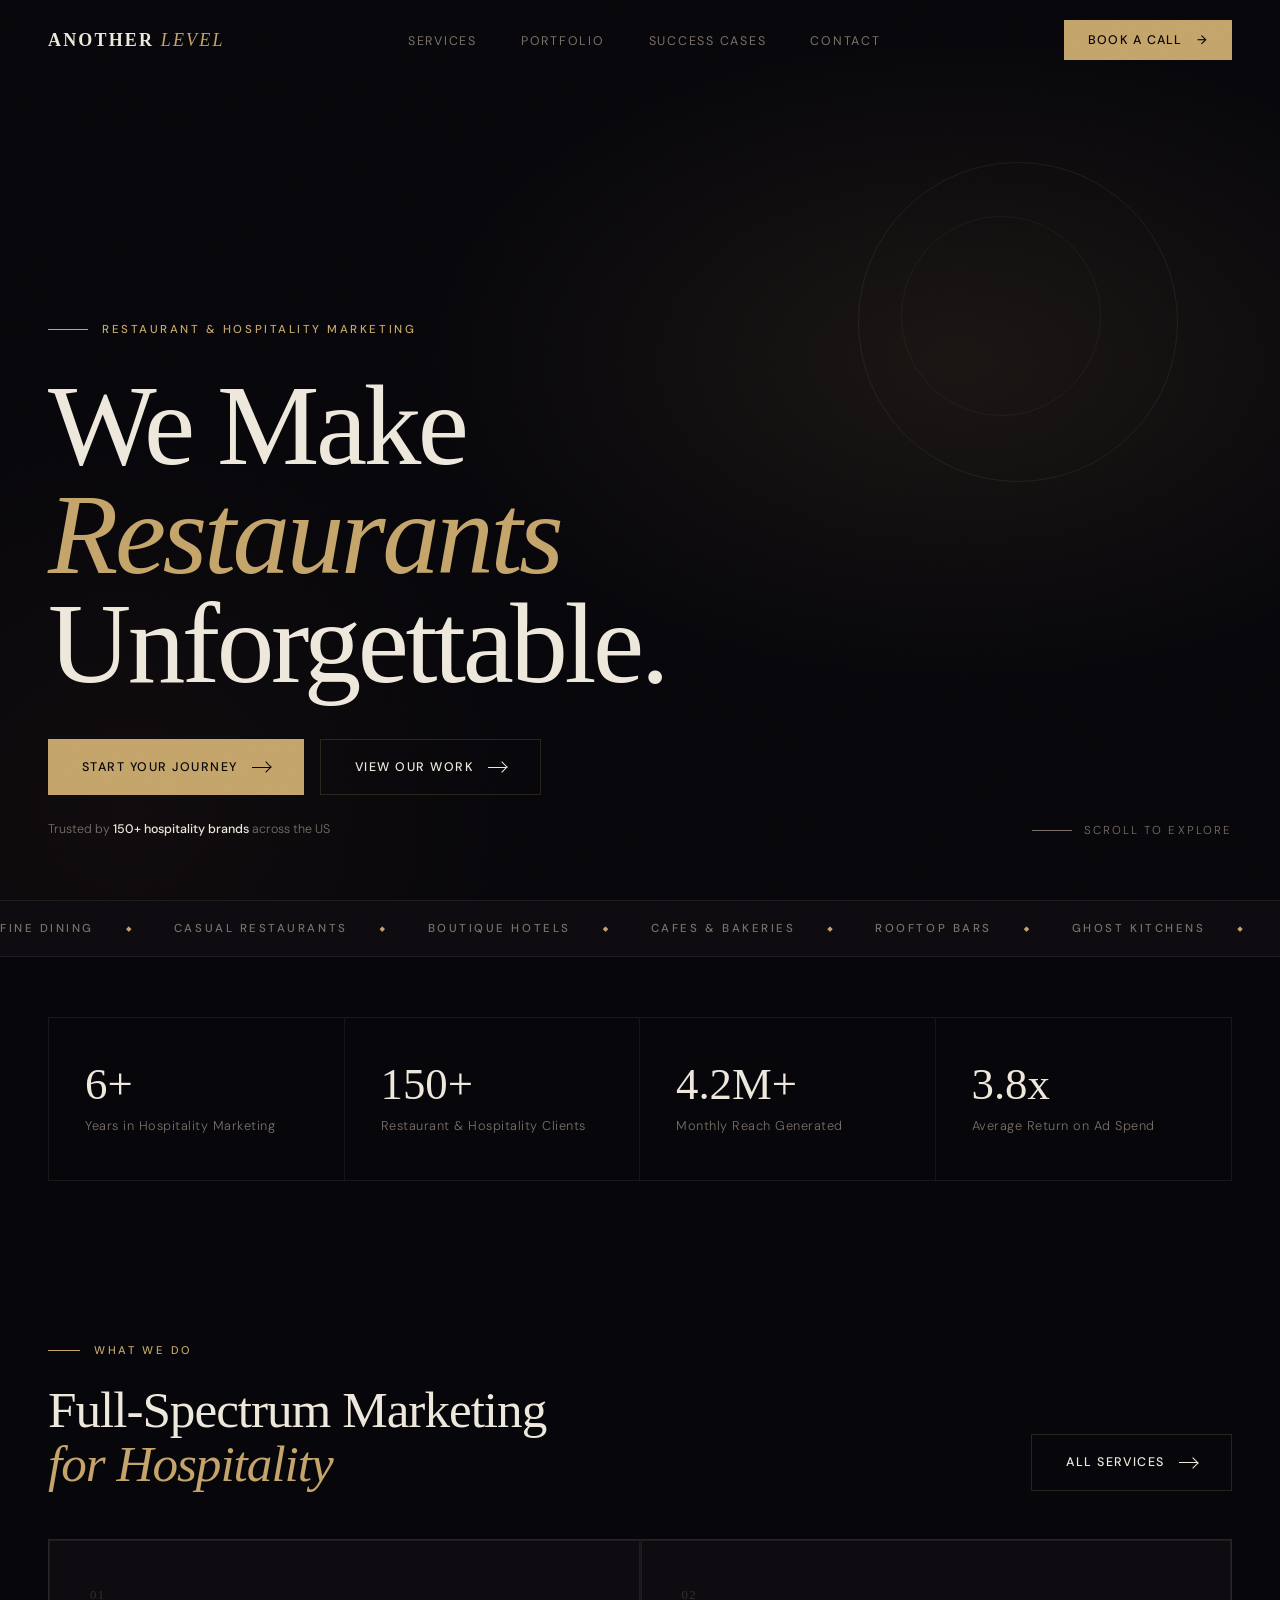
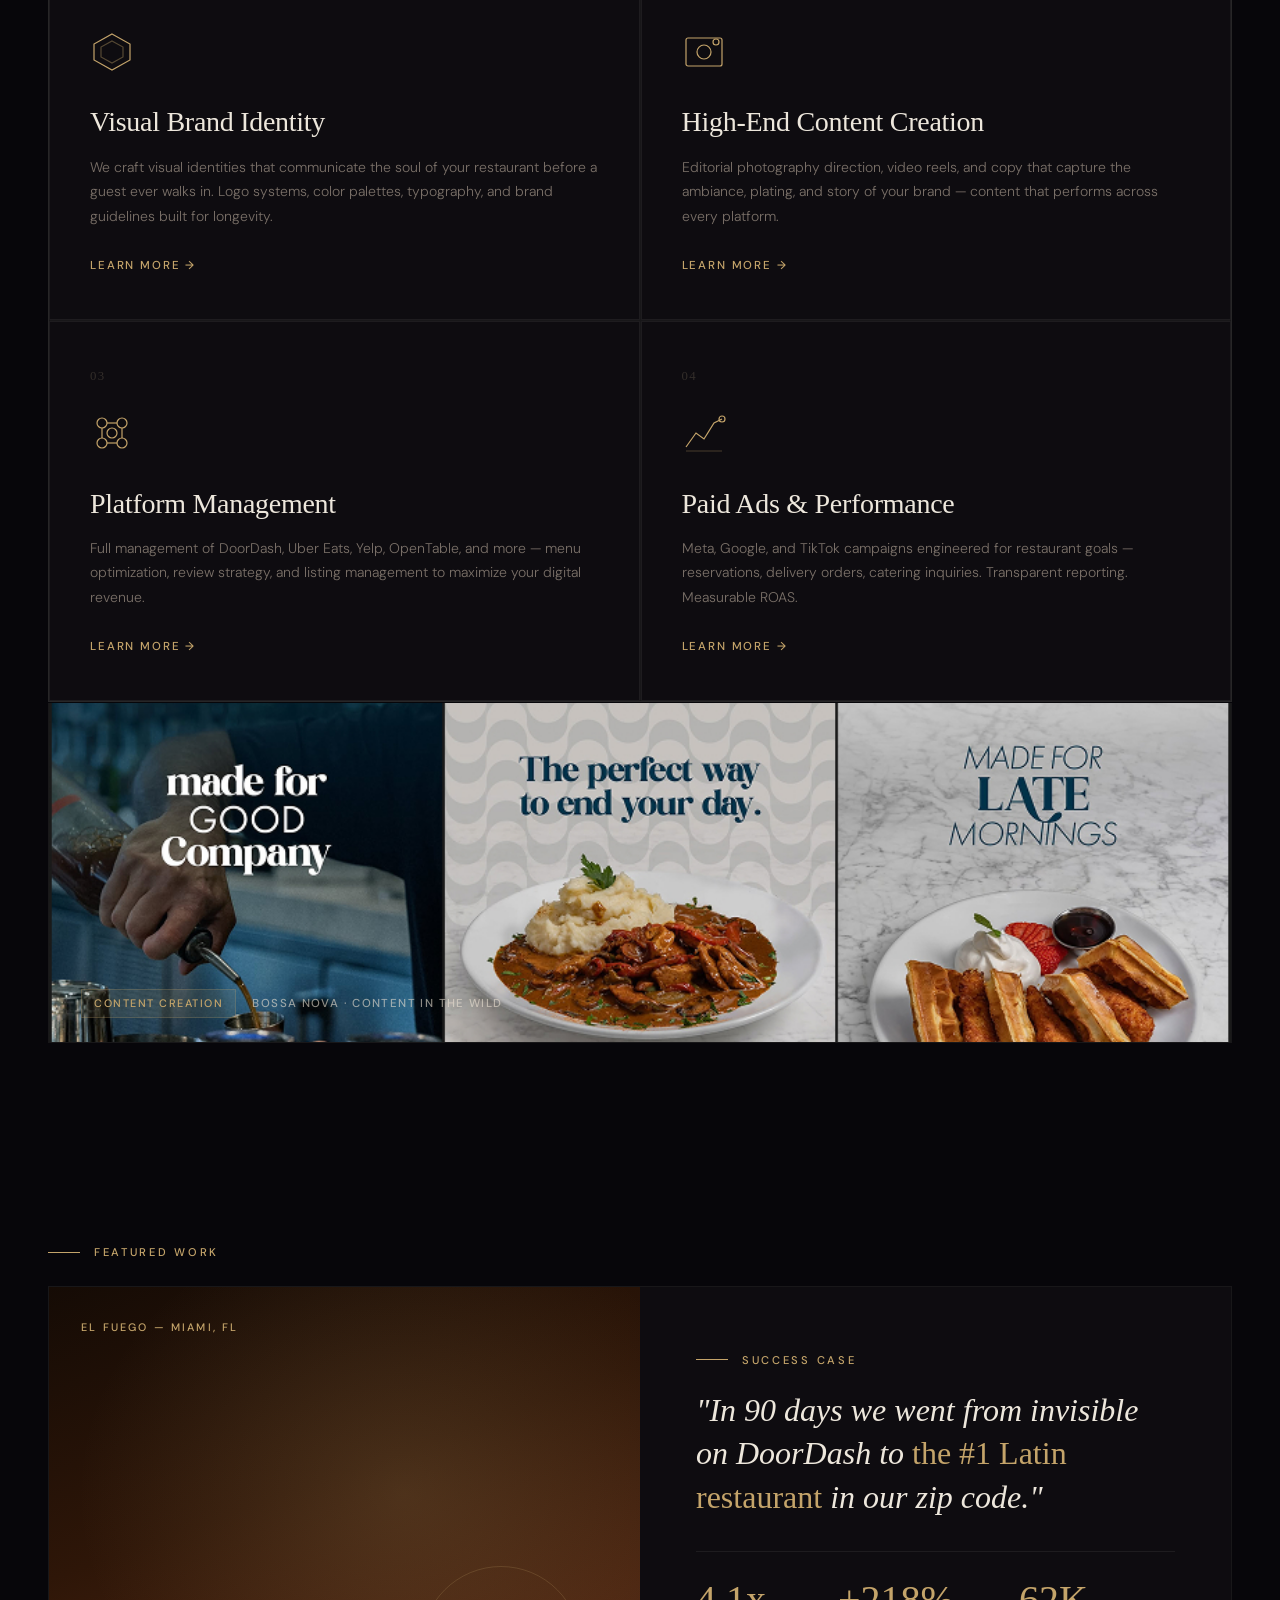
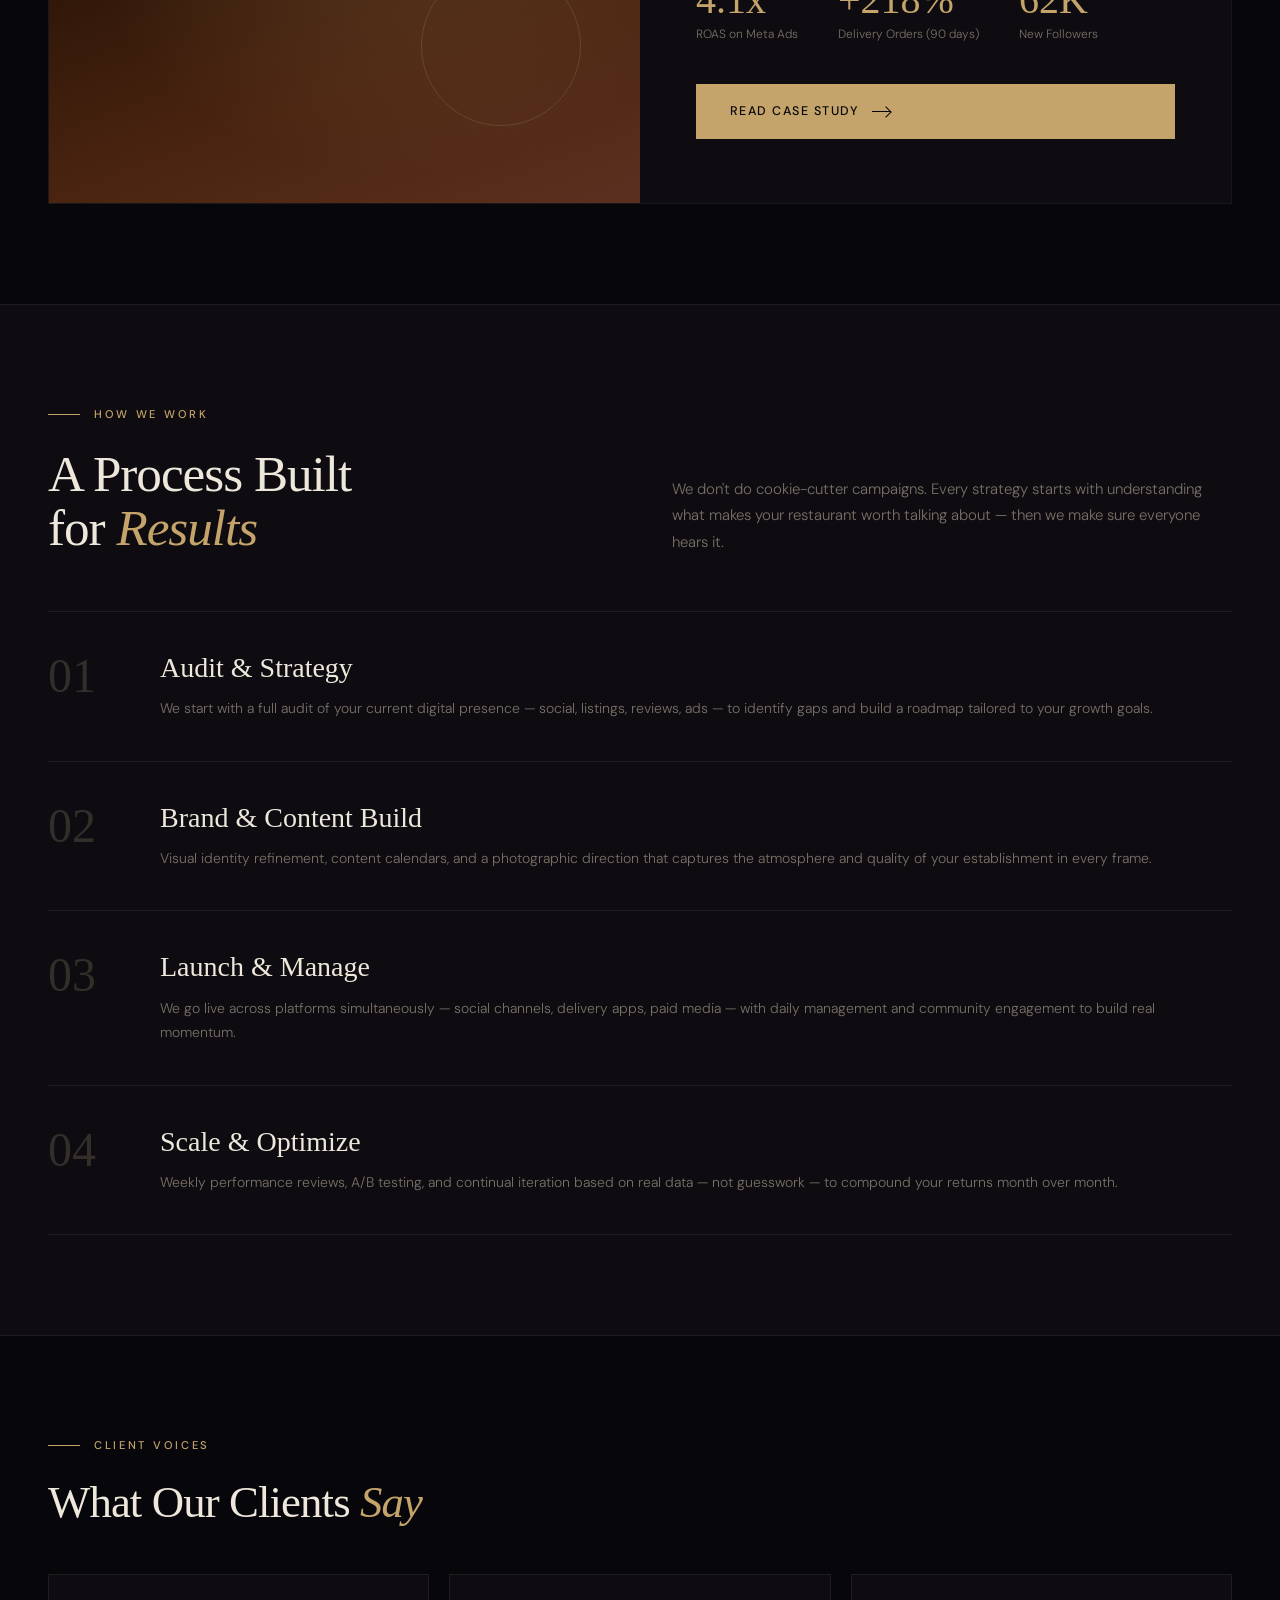
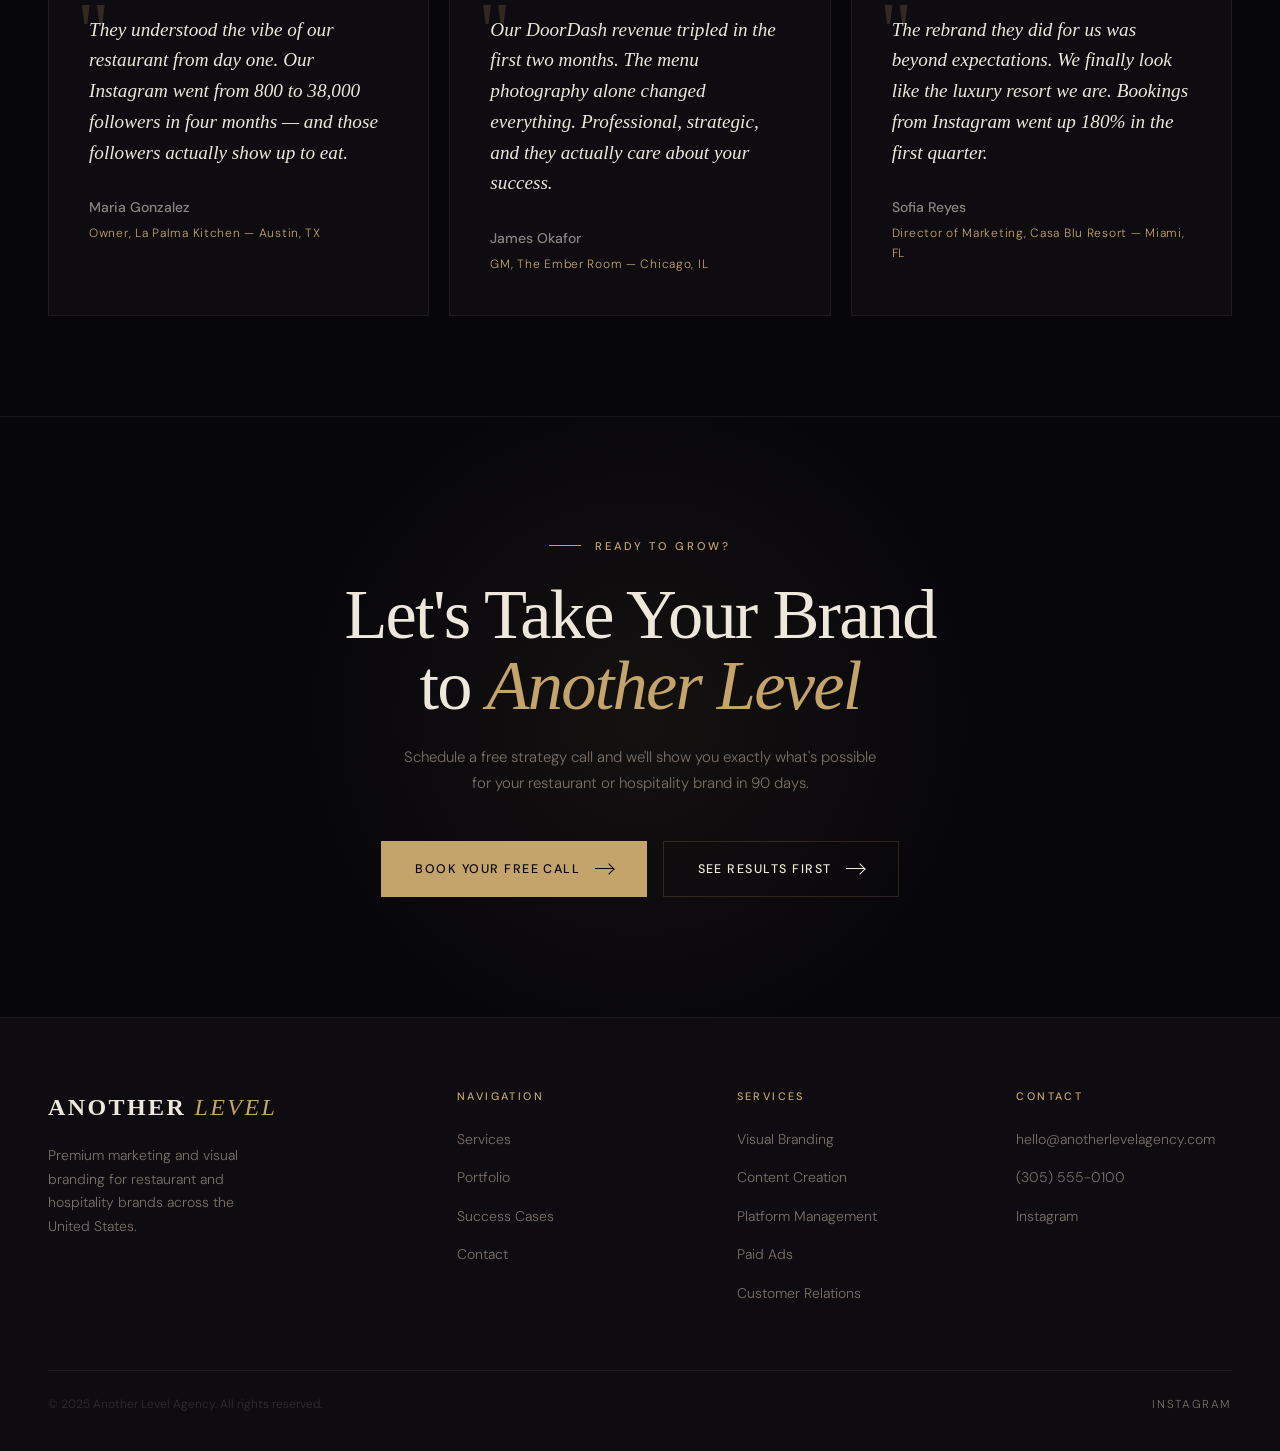
<file: index.html>
<!DOCTYPE html>
<html lang="en">
<head>
  <meta charset="UTF-8" />
  <meta name="viewport" content="width=device-width, initial-scale=1.0" />
  <title>Another Level Agency — Restaurant &amp; Hospitality Marketing</title>
  <meta name="description" content="Performance marketing and visual branding for restaurant and hospitality brands in the US. We help great food find its audience." />
  <link rel="stylesheet" href="styles.css" />
  <style>
    /* ─── Hero ─── */
    .hero {
      min-height: 100svh;
      display: flex;
      flex-direction: column;
      justify-content: flex-end;
      padding-bottom: 60px;
      padding-top: var(--nav-height);
      position: relative;
      overflow: hidden;
    }
    .hero__bg {
      position: absolute;
      inset: 0;
      background:
        radial-gradient(ellipse 70% 60% at 75% 40%, rgba(196,164,106,0.10) 0%, transparent 60%),
        radial-gradient(ellipse 50% 70% at 10% 90%, rgba(139,90,60,0.07) 0%, transparent 60%),
        var(--bg);
    }
    /* Decorative geometric lines */
    .hero__bg::before {
      content: '';
      position: absolute;
      top: 18%; right: 8%;
      width: 320px; height: 320px;
      border: 1px solid rgba(196,164,106,0.10);
      border-radius: 50%;
    }
    .hero__bg::after {
      content: '';
      position: absolute;
      top: 24%; right: 14%;
      width: 200px; height: 200px;
      border: 1px solid rgba(196,164,106,0.07);
      border-radius: 50%;
    }
    .hero__content {
      position: relative;
      z-index: 1;
      max-width: 1320px;
      margin: 0 auto;
      padding: 0 48px;
      width: 100%;
    }
    .hero__eyebrow {
      display: flex;
      align-items: center;
      gap: 0.875rem;
      margin-bottom: 2rem;
    }
    .hero__eyebrow-line { width: 2.5rem; height: 1px; background: var(--gold); }
    .hero__eyebrow-text {
      font-size: 0.72rem;
      font-weight: 500;
      letter-spacing: 0.22em;
      text-transform: uppercase;
      color: var(--gold);
    }
    .hero__title {
      font-family: var(--font-display);
      font-size: clamp(3.5rem, 9vw, 9.5rem);
      font-weight: 400;
      line-height: 0.95;
      letter-spacing: -0.03em;
      margin-bottom: 2.5rem;
      max-width: 1000px;
    }
    .hero__title em {
      font-style: italic;
      font-weight: 300;
      color: var(--gold);
    }
    .hero__footer {
      display: flex;
      align-items: flex-end;
      justify-content: space-between;
      gap: 2rem;
      flex-wrap: wrap;
    }
    .hero__ctas { display: flex; gap: 1rem; flex-wrap: wrap; }
    .hero__scroll {
      display: flex;
      align-items: center;
      gap: 0.75rem;
      font-size: 0.72rem;
      letter-spacing: 0.18em;
      text-transform: uppercase;
      color: var(--muted);
    }
    .hero__scroll-line {
      width: 40px; height: 1px;
      background: var(--muted);
      animation: scrollPulse 2s ease-in-out infinite;
    }
    @keyframes scrollPulse {
      0%, 100% { width: 40px; opacity: 1; }
      50%       { width: 60px; opacity: 0.4; }
    }
    .hero__trust {
      font-size: 0.78rem;
      color: var(--muted);
    }
    .hero__trust strong {
      color: var(--cream);
      font-weight: 500;
    }

    /* ─── Services Grid ─── */
    .services-grid {
      display: grid;
      grid-template-columns: repeat(2, 1fr);
      gap: 1px;
      background: var(--border);
      border: 1px solid var(--border);
    }

    /* ─── Content Showcase Strip ─── */
    .content-strip {
      margin-top: 1px;
      border: 1px solid var(--border);
      border-top: none;
      position: relative;
      overflow: hidden;
      height: 340px;
    }
    .content-strip img {
      width: 100%;
      height: 100%;
      object-fit: cover;
      object-position: center 30%;
      display: block;
      transition: transform 0.8s var(--ease-expo);
    }
    .content-strip:hover img { transform: scale(1.03); }
    .content-strip__label {
      position: absolute;
      bottom: 1.5rem;
      left: 2rem;
      display: flex;
      align-items: center;
      gap: 1rem;
    }
    .content-strip__label .tag { margin-bottom: 0; }
    .content-strip__client {
      font-size: 0.72rem;
      font-weight: 500;
      letter-spacing: 0.12em;
      text-transform: uppercase;
      color: rgba(235,225,210,0.6);
    }

    /* ─── Case Study Teaser ─── */
    .case-teaser {
      display: grid;
      grid-template-columns: 1fr 1fr;
      gap: 0;
      border: 1px solid var(--border);
      overflow: hidden;
    }
    .case-teaser__visual {
      background: linear-gradient(160deg, #150B05 0%, #2E1608 40%, #4A2410 70%, #5C3020 100%);
      min-height: 480px;
      position: relative;
      overflow: hidden;
    }
    .case-teaser__visual::before {
      content: '';
      position: absolute;
      inset: 0;
      background: radial-gradient(ellipse at 60% 40%, rgba(196,164,106,0.18) 0%, transparent 65%);
    }
    .case-teaser__visual::after {
      content: '';
      position: absolute;
      bottom: 15%; right: 10%;
      width: 160px; height: 160px;
      border: 1px solid rgba(196,164,106,0.2);
      border-radius: 50%;
    }
    .case-teaser__visual-label {
      position: absolute;
      top: 2rem; left: 2rem;
      font-size: 0.68rem;
      font-weight: 500;
      letter-spacing: 0.2em;
      text-transform: uppercase;
      color: var(--gold);
    }
    .case-teaser__body {
      padding: 4rem 3.5rem;
      background: var(--surface);
      display: flex;
      flex-direction: column;
      justify-content: center;
    }
    .case-teaser__quote {
      font-family: var(--font-display);
      font-size: clamp(1.5rem, 2.5vw, 2.25rem);
      font-style: italic;
      font-weight: 300;
      line-height: 1.35;
      margin-bottom: 2rem;
    }
    .case-teaser__quote em { font-style: normal; color: var(--gold); }
    .case-teaser__metrics {
      display: flex;
      gap: 2.5rem;
      margin-bottom: 2.5rem;
      padding-top: 1.75rem;
      border-top: 1px solid var(--border);
    }
    .case-teaser__metric-val {
      font-family: var(--font-display);
      font-size: 2.5rem;
      font-weight: 500;
      color: var(--gold);
      line-height: 1;
    }
    .case-teaser__metric-lbl {
      font-size: 0.75rem;
      color: var(--muted);
      margin-top: 0.3rem;
    }

    /* ─── Approach ─── */
    .approach-header {
      display: grid;
      grid-template-columns: 1fr 1fr;
      gap: 4rem;
      align-items: end;
      margin-bottom: 3.5rem;
    }
    .approach-title {
      font-family: var(--font-display);
      font-size: clamp(2.25rem, 4vw, 4rem);
      font-weight: 400;
      line-height: 1.05;
      letter-spacing: -0.02em;
    }
    .approach-title em { font-style: italic; color: var(--gold); }
    .approach-sub { font-size: 0.9375rem; color: var(--muted); line-height: 1.75; }

    /* ─── Testimonials Grid ─── */
    .testimonials-grid {
      display: grid;
      grid-template-columns: repeat(3, 1fr);
      gap: 1.25rem;
    }

    /* ─── Responsive ─── */
    @media (max-width: 1024px) {
      .case-teaser { grid-template-columns: 1fr; }
      .case-teaser__visual { min-height: 300px; }
      .approach-header { grid-template-columns: 1fr; gap: 1.5rem; }
      .testimonials-grid { grid-template-columns: 1fr 1fr; }
    }
    @media (max-width: 768px) {
      .hero__content { padding: 0 20px; }
      .services-grid { grid-template-columns: 1fr; }
      .testimonials-grid { grid-template-columns: 1fr; }
      .hero__scroll { display: none; }
      .case-teaser__body { padding: 2.5rem 1.75rem; }
    }
  </style>
</head>
<body>

<!-- ─── Navigation ─── -->
<nav class="nav">
  <div class="nav__inner">
    <a href="index.html" class="nav__logo">Another <em>Level</em></a>
    <ul class="nav__links">
      <li><a href="services.html">Services</a></li>
      <li><a href="portfolio.html">Portfolio</a></li>
      <li><a href="success-cases.html">Success Cases</a></li>
      <li><a href="contact.html">Contact</a></li>
    </ul>
    <a href="contact.html" class="nav__cta">Book a Call <span style="margin-left:0.25rem">→</span></a>
    <button class="nav__toggle" aria-label="Menu">
      <span></span><span></span><span></span>
    </button>
  </div>
</nav>

<!-- ─── Mobile Nav ─── -->
<div class="mobile-nav">
  <a href="index.html">Home</a>
  <a href="services.html">Services</a>
  <a href="portfolio.html">Portfolio</a>
  <a href="success-cases.html">Success Cases</a>
  <a href="contact.html">Contact</a>
  <a href="contact.html" class="mobile-nav__cta btn">Book a Call</a>
</div>

<!-- ─── Hero ─── -->
<section class="hero">
  <div class="hero__bg"></div>
  <div class="hero__content">
    <div class="hero__eyebrow">
      <span class="hero__eyebrow-line"></span>
      <span class="hero__eyebrow-text">Restaurant &amp; Hospitality Marketing</span>
    </div>
    <h1 class="hero__title">
      We Make<br>
      <em>Restaurants</em><br>
      Unforgettable.
    </h1>
    <div class="hero__footer">
      <div>
        <div class="hero__ctas">
          <a href="contact.html" class="btn btn--primary">
            Start Your Journey
            <span class="btn__arrow"></span>
          </a>
          <a href="portfolio.html" class="btn btn--outline">
            View Our Work
            <span class="btn__arrow"></span>
          </a>
        </div>
        <p class="hero__trust" style="margin-top:1.5rem;">
          Trusted by <strong>150+ hospitality brands</strong> across the US
        </p>
      </div>
      <div class="hero__scroll">
        <span class="hero__scroll-line"></span>
        Scroll to explore
      </div>
    </div>
  </div>
</section>

<!-- ─── Marquee ─── -->
<div class="marquee-wrapper">
  <div class="marquee-track">
    <span class="marquee-item">Fine Dining</span>
    <span class="marquee-item">Casual Restaurants</span>
    <span class="marquee-item">Boutique Hotels</span>
    <span class="marquee-item">Cafes &amp; Bakeries</span>
    <span class="marquee-item">Rooftop Bars</span>
    <span class="marquee-item">Ghost Kitchens</span>
    <span class="marquee-item">Resorts</span>
    <span class="marquee-item">Food Trucks</span>
    <span class="marquee-item">Fine Dining</span>
    <span class="marquee-item">Casual Restaurants</span>
    <span class="marquee-item">Boutique Hotels</span>
    <span class="marquee-item">Cafes &amp; Bakeries</span>
    <span class="marquee-item">Rooftop Bars</span>
    <span class="marquee-item">Ghost Kitchens</span>
    <span class="marquee-item">Resorts</span>
    <span class="marquee-item">Food Trucks</span>
  </div>
</div>

<!-- ─── Stats ─── -->
<section class="section--sm">
  <div class="container">
    <div class="stats-grid reveal">
      <div class="stat-item">
        <div class="stat-item__number">
          <span data-counter data-target="6" data-suffix="+">6+</span>
        </div>
        <div class="stat-item__label">Years in Hospitality Marketing</div>
      </div>
      <div class="stat-item">
        <div class="stat-item__number">
          <span data-counter data-target="150" data-suffix="+">150+</span>
        </div>
        <div class="stat-item__label">Restaurant &amp; Hospitality Clients</div>
      </div>
      <div class="stat-item">
        <div class="stat-item__number">
          <span data-counter data-target="4.2" data-suffix="M+" data-decimals="1">4.2M+</span>
        </div>
        <div class="stat-item__label">Monthly Reach Generated</div>
      </div>
      <div class="stat-item">
        <div class="stat-item__number">
          <span data-counter data-target="3.8" data-suffix="x" data-decimals="1">3.8x</span>
        </div>
        <div class="stat-item__label">Average Return on Ad Spend</div>
      </div>
    </div>
  </div>
</section>

<!-- ─── Services ─── -->
<section class="section">
  <div class="container">
    <div style="display:flex; align-items:flex-end; justify-content:space-between; margin-bottom:3rem; gap:2rem; flex-wrap:wrap;">
      <div>
        <p class="section-label reveal">What We Do</p>
        <h2 class="reveal" style="font-family:var(--font-display); font-size:clamp(2rem,4vw,4rem); font-weight:400; line-height:1.05; letter-spacing:-0.02em; max-width:520px;">
          Full-Spectrum Marketing <em style="font-style:italic; color:var(--gold);">for Hospitality</em>
        </h2>
      </div>
      <a href="services.html" class="btn btn--outline reveal">
        All Services
        <span class="btn__arrow"></span>
      </a>
    </div>

    <div class="services-grid">
      <!-- Card 1 -->
      <div class="service-card reveal">
        <div class="service-card__num">01</div>
        <svg class="service-card__icon" viewBox="0 0 44 44" fill="none" stroke="currentColor" stroke-width="1.2">
          <polygon points="22,4 40,14 40,30 22,40 4,30 4,14" />
          <polygon points="22,11 33,17 33,27 22,33 11,27 11,17" opacity="0.4"/>
        </svg>
        <h3 class="service-card__title">Visual Brand Identity</h3>
        <p class="service-card__desc">We craft visual identities that communicate the soul of your restaurant before a guest ever walks in. Logo systems, color palettes, typography, and brand guidelines built for longevity.</p>
        <a href="services.html" class="service-card__link">Learn More →</a>
      </div>
      <!-- Card 2 -->
      <div class="service-card reveal reveal-delay-1">
        <div class="service-card__num">02</div>
        <svg class="service-card__icon" viewBox="0 0 44 44" fill="none" stroke="currentColor" stroke-width="1.2">
          <rect x="4" y="8" width="36" height="28" rx="2"/>
          <circle cx="22" cy="22" r="7"/>
          <circle cx="34" cy="12" r="3"/>
        </svg>
        <h3 class="service-card__title">High-End Content Creation</h3>
        <p class="service-card__desc">Editorial photography direction, video reels, and copy that capture the ambiance, plating, and story of your brand — content that performs across every platform.</p>
        <a href="services.html" class="service-card__link">Learn More →</a>
      </div>
      <!-- Card 3 -->
      <div class="service-card reveal reveal-delay-2">
        <div class="service-card__num">03</div>
        <svg class="service-card__icon" viewBox="0 0 44 44" fill="none" stroke="currentColor" stroke-width="1.2">
          <circle cx="12" cy="12" r="5"/>
          <circle cx="32" cy="12" r="5"/>
          <circle cx="12" cy="32" r="5"/>
          <circle cx="32" cy="32" r="5"/>
          <circle cx="22" cy="22" r="5"/>
          <line x1="17" y1="12" x2="27" y2="12"/>
          <line x1="12" y1="17" x2="12" y2="27"/>
          <line x1="32" y1="17" x2="32" y2="27"/>
          <line x1="17" y1="32" x2="27" y2="32"/>
        </svg>
        <h3 class="service-card__title">Platform Management</h3>
        <p class="service-card__desc">Full management of DoorDash, Uber Eats, Yelp, OpenTable, and more — menu optimization, review strategy, and listing management to maximize your digital revenue.</p>
        <a href="services.html" class="service-card__link">Learn More →</a>
      </div>
      <!-- Card 4 -->
      <div class="service-card reveal reveal-delay-3">
        <div class="service-card__num">04</div>
        <svg class="service-card__icon" viewBox="0 0 44 44" fill="none" stroke="currentColor" stroke-width="1.2">
          <polyline points="4,36 14,22 22,28 32,12 40,8"/>
          <circle cx="40" cy="8" r="3"/>
          <line x1="4" y1="40" x2="40" y2="40" stroke-width="0.8" opacity="0.4"/>
        </svg>
        <h3 class="service-card__title">Paid Ads &amp; Performance</h3>
        <p class="service-card__desc">Meta, Google, and TikTok campaigns engineered for restaurant goals — reservations, delivery orders, catering inquiries. Transparent reporting. Measurable ROAS.</p>
        <a href="services.html" class="service-card__link">Learn More →</a>
      </div>
    </div>

    <!-- Content in the Wild -->
    <div class="content-strip reveal">
      <img src="images/Bossa%20Grid%203x4.jpg" alt="Bossa Nova Instagram content grid — produced by Another Level Agency" />
      <div class="content-strip__label">
        <span class="tag">Content Creation</span>
        <span class="content-strip__client">Bossa Nova · Content in the Wild</span>
      </div>
    </div>
  </div>
</section>

<!-- ─── Featured Case Study ─── -->
<section class="section">
  <div class="container">
    <p class="section-label reveal">Featured Work</p>
    <div class="case-teaser reveal">
      <div class="case-teaser__visual">
        <span class="case-teaser__visual-label">El Fuego — Miami, FL</span>
      </div>
      <div class="case-teaser__body">
        <p class="section-label" style="margin-bottom:1.25rem;">Success Case</p>
        <p class="case-teaser__quote">
          "In 90 days we went from invisible on DoorDash to <em>the #1 Latin restaurant</em> in our zip code."
        </p>
        <div class="case-teaser__metrics">
          <div>
            <div class="case-teaser__metric-val">4.1x</div>
            <div class="case-teaser__metric-lbl">ROAS on Meta Ads</div>
          </div>
          <div>
            <div class="case-teaser__metric-val">+218%</div>
            <div class="case-teaser__metric-lbl">Delivery Orders (90 days)</div>
          </div>
          <div>
            <div class="case-teaser__metric-val">62K</div>
            <div class="case-teaser__metric-lbl">New Followers</div>
          </div>
        </div>
        <a href="success-cases.html" class="btn btn--primary">
          Read Case Study
          <span class="btn__arrow"></span>
        </a>
      </div>
    </div>
  </div>
</section>

<!-- ─── Approach ─── -->
<section class="section" style="background:var(--surface); border-top:1px solid var(--border); border-bottom:1px solid var(--border);">
  <div class="container">
    <div class="approach-header">
      <div>
        <p class="section-label reveal">How We Work</p>
        <h2 class="approach-title reveal">
          A Process Built<br>for <em>Results</em>
        </h2>
      </div>
      <p class="approach-sub reveal">We don't do cookie-cutter campaigns. Every strategy starts with understanding what makes your restaurant worth talking about — then we make sure everyone hears it.</p>
    </div>

    <div>
      <div class="process-step reveal">
        <div class="process-step__num">01</div>
        <div>
          <h3 class="process-step__title">Audit &amp; Strategy</h3>
          <p class="process-step__desc">We start with a full audit of your current digital presence — social, listings, reviews, ads — to identify gaps and build a roadmap tailored to your growth goals.</p>
        </div>
      </div>
      <div class="process-step reveal reveal-delay-1">
        <div class="process-step__num">02</div>
        <div>
          <h3 class="process-step__title">Brand &amp; Content Build</h3>
          <p class="process-step__desc">Visual identity refinement, content calendars, and a photographic direction that captures the atmosphere and quality of your establishment in every frame.</p>
        </div>
      </div>
      <div class="process-step reveal reveal-delay-2">
        <div class="process-step__num">03</div>
        <div>
          <h3 class="process-step__title">Launch &amp; Manage</h3>
          <p class="process-step__desc">We go live across platforms simultaneously — social channels, delivery apps, paid media — with daily management and community engagement to build real momentum.</p>
        </div>
      </div>
      <div class="process-step reveal reveal-delay-3">
        <div class="process-step__num">04</div>
        <div>
          <h3 class="process-step__title">Scale &amp; Optimize</h3>
          <p class="process-step__desc">Weekly performance reviews, A/B testing, and continual iteration based on real data — not guesswork — to compound your returns month over month.</p>
        </div>
      </div>
    </div>
  </div>
</section>

<!-- ─── Testimonials ─── -->
<section class="section">
  <div class="container">
    <p class="section-label reveal">Client Voices</p>
    <h2 class="reveal" style="font-family:var(--font-display); font-size:clamp(2rem,3.5vw,3.5rem); font-weight:400; line-height:1.05; letter-spacing:-0.02em; margin-bottom:3rem; max-width:600px;">
      What Our Clients <em style="font-style:italic; color:var(--gold);">Say</em>
    </h2>
    <div class="testimonials-grid">
      <div class="testimonial-card reveal">
        <p class="testimonial-card__body">They understood the vibe of our restaurant from day one. Our Instagram went from 800 to 38,000 followers in four months — and those followers actually show up to eat.</p>
        <div class="testimonial-card__author">Maria Gonzalez</div>
        <div class="testimonial-card__role">Owner, La Palma Kitchen — Austin, TX</div>
      </div>
      <div class="testimonial-card reveal reveal-delay-1">
        <p class="testimonial-card__body">Our DoorDash revenue tripled in the first two months. The menu photography alone changed everything. Professional, strategic, and they actually care about your success.</p>
        <div class="testimonial-card__author">James Okafor</div>
        <div class="testimonial-card__role">GM, The Ember Room — Chicago, IL</div>
      </div>
      <div class="testimonial-card reveal reveal-delay-2">
        <p class="testimonial-card__body">The rebrand they did for us was beyond expectations. We finally look like the luxury resort we are. Bookings from Instagram went up 180% in the first quarter.</p>
        <div class="testimonial-card__author">Sofia Reyes</div>
        <div class="testimonial-card__role">Director of Marketing, Casa Blu Resort — Miami, FL</div>
      </div>
    </div>
  </div>
</section>

<!-- ─── CTA ─── -->
<section class="cta-section" style="border-top:1px solid var(--border);">
  <div class="container">
    <p class="section-label reveal" style="justify-content:center;">Ready to Grow?</p>
    <h2 class="cta-section__title reveal">
      Let's Take Your Brand<br>
      to <em>Another Level</em>
    </h2>
    <p class="cta-section__sub reveal">Schedule a free strategy call and we'll show you exactly what's possible for your restaurant or hospitality brand in 90 days.</p>
    <div class="cta-section__btns reveal">
      <a href="contact.html" class="btn btn--primary">
        Book Your Free Call
        <span class="btn__arrow"></span>
      </a>
      <a href="success-cases.html" class="btn btn--outline">
        See Results First
        <span class="btn__arrow"></span>
      </a>
    </div>
  </div>
</section>

<!-- ─── Footer ─── -->
<footer class="footer">
  <div class="container">
    <div class="footer__inner">
      <div>
        <div class="footer__brand">Another <em>Level</em></div>
        <p class="footer__tagline">Premium marketing and visual branding for restaurant and hospitality brands across the United States.</p>
      </div>
      <div>
        <div class="footer__col-title">Navigation</div>
        <ul class="footer__links">
          <li><a href="services.html">Services</a></li>
          <li><a href="portfolio.html">Portfolio</a></li>
          <li><a href="success-cases.html">Success Cases</a></li>
          <li><a href="contact.html">Contact</a></li>
        </ul>
      </div>
      <div>
        <div class="footer__col-title">Services</div>
        <ul class="footer__links">
          <li><a href="services.html">Visual Branding</a></li>
          <li><a href="services.html">Content Creation</a></li>
          <li><a href="services.html">Platform Management</a></li>
          <li><a href="services.html">Paid Ads</a></li>
          <li><a href="services.html">Customer Relations</a></li>
        </ul>
      </div>
      <div>
        <div class="footer__col-title">Contact</div>
        <ul class="footer__links">
          <li><a href="mailto:hello@anotherlevelagency.com">hello@anotherlevelagency.com</a></li>
          <li><a href="tel:+13055550100">(305) 555-0100</a></li>
          <li><a href="https://instagram.com/anotherlevelagency" target="_blank" rel="noopener">Instagram</a></li>
        </ul>
      </div>
    </div>
    <div class="footer__bottom">
      <span class="footer__copy">© 2025 Another Level Agency. All rights reserved.</span>
      <div class="footer__social">
        <a href="https://instagram.com/anotherlevelagency" target="_blank" rel="noopener">Instagram</a>
      </div>
    </div>
  </div>
</footer>

<script src="main.js"></script>
</body>
</html>
</file>
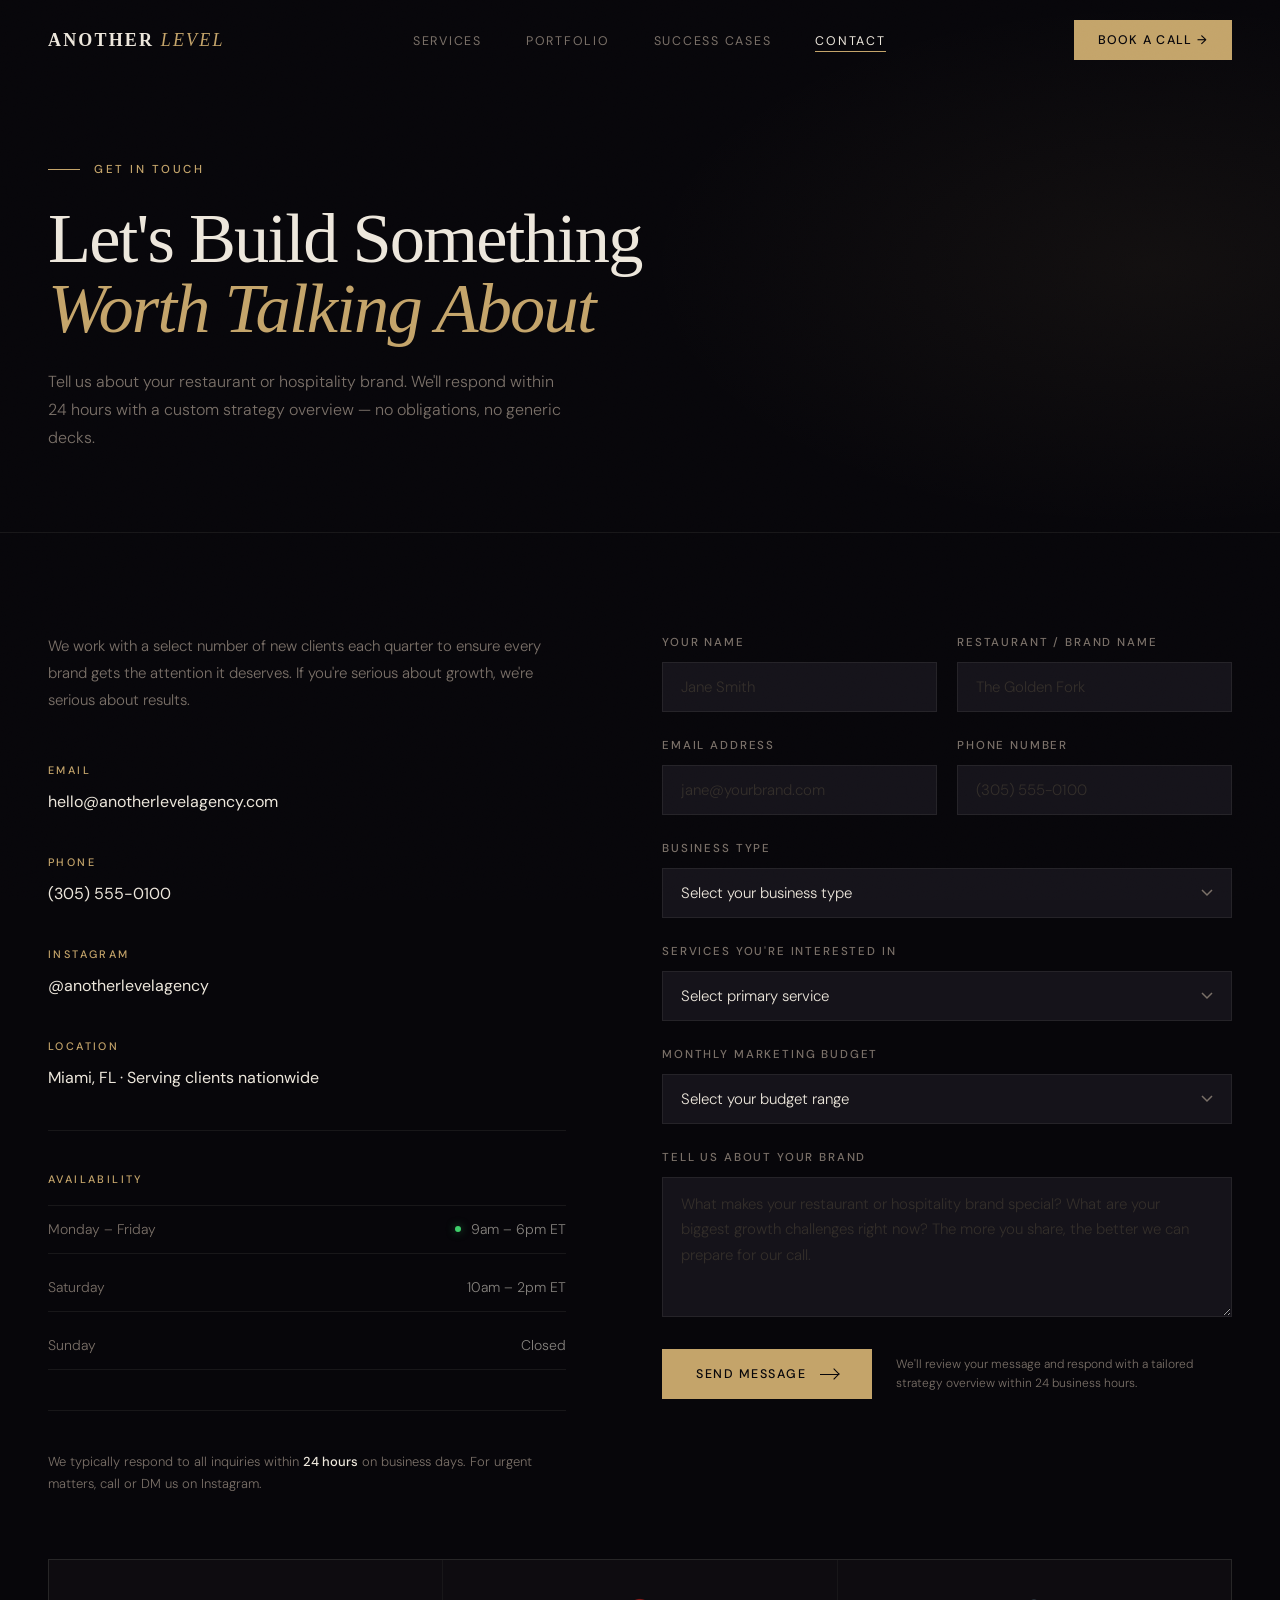
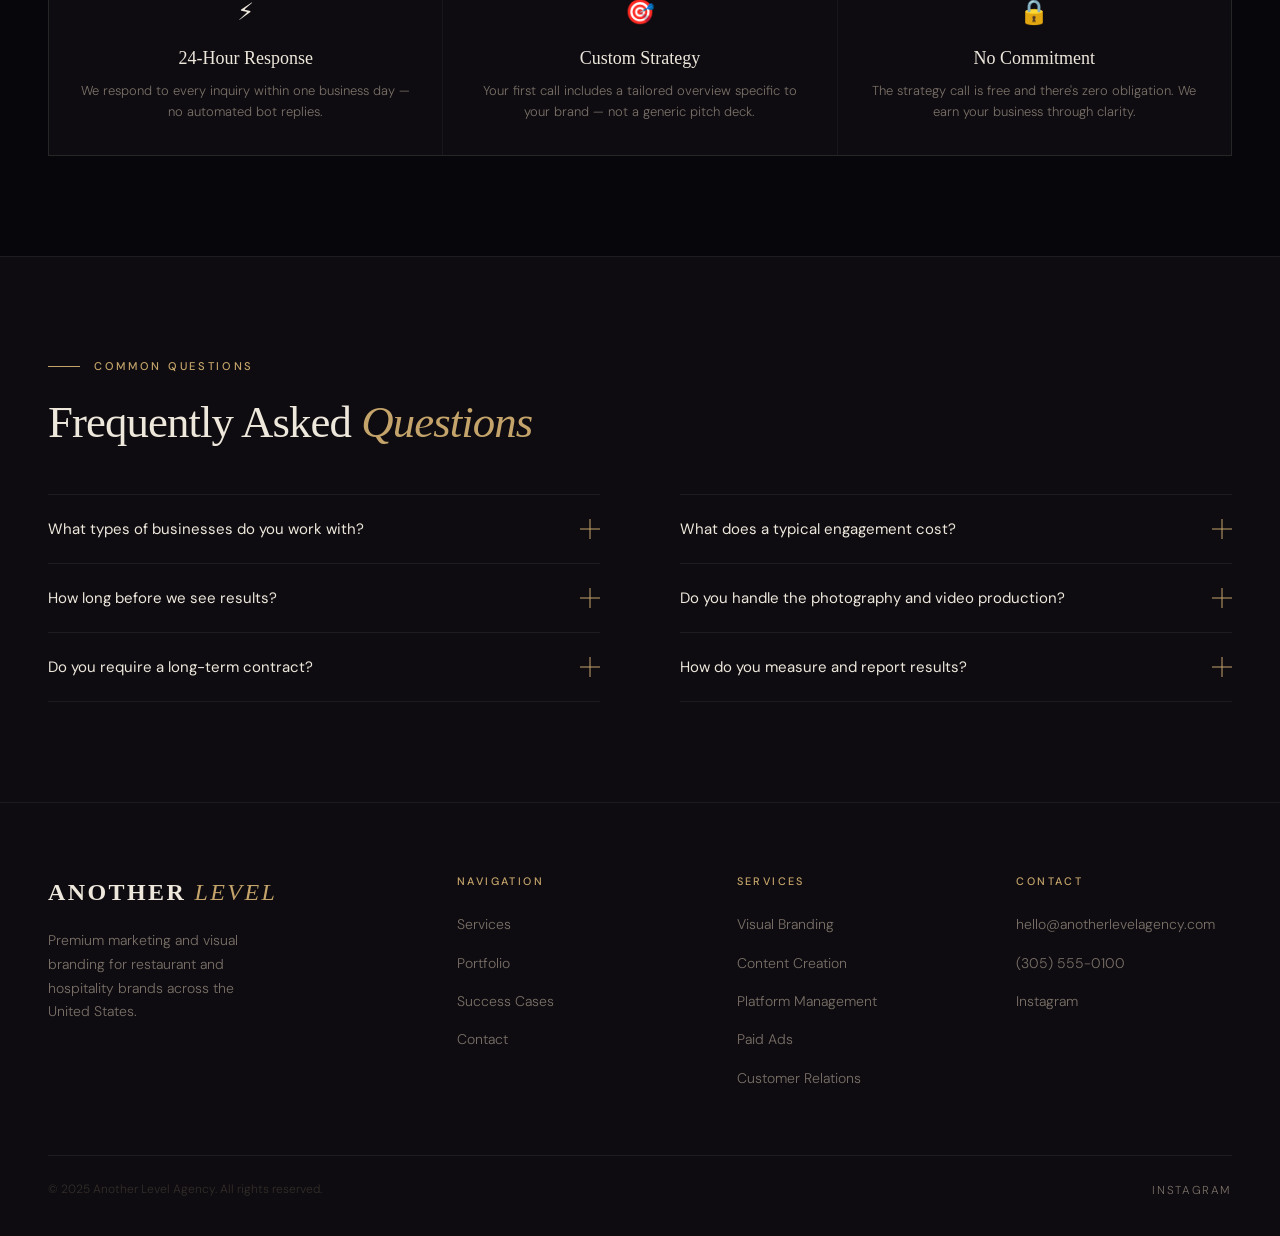
<file: contact.html>
<!DOCTYPE html>
<html lang="en">
<head>
  <meta charset="UTF-8" />
  <meta name="viewport" content="width=device-width, initial-scale=1.0" />
  <title>Contact — Another Level Agency</title>
  <meta name="description" content="Book a free strategy call with Another Level Agency. We specialize in restaurant and hospitality marketing across the United States." />
  <link rel="stylesheet" href="styles.css" />
  <style>
    /* ─── Contact Grid ─── */
    .contact-grid {
      display: grid;
      grid-template-columns: 1fr 1.1fr;
      gap: 6rem;
      align-items: start;
    }

    /* ─── Contact Sidebar ─── */
    .contact-sidebar__intro {
      font-size: 0.9375rem;
      color: var(--muted);
      line-height: 1.8;
      margin-bottom: 3rem;
    }

    .contact-info-block {
      margin-bottom: 2.5rem;
    }
    .contact-info-block__label {
      font-size: 0.68rem;
      font-weight: 500;
      letter-spacing: 0.22em;
      text-transform: uppercase;
      color: var(--gold);
      margin-bottom: 0.625rem;
    }
    .contact-info-block__value {
      font-size: 1rem;
      color: var(--cream);
      font-weight: 400;
      line-height: 1.5;
    }
    .contact-info-block__value a {
      transition: color 0.3s ease;
    }
    .contact-info-block__value a:hover {
      color: var(--gold);
    }

    .contact-divider {
      width: 100%;
      height: 1px;
      background: var(--border);
      margin: 2.5rem 0;
    }

    .availability {
      display: flex;
      flex-direction: column;
      gap: 0.625rem;
    }
    .availability-row {
      display: flex;
      justify-content: space-between;
      align-items: center;
      padding: 0.75rem 0;
      border-bottom: 1px solid var(--border);
      font-size: 0.875rem;
    }
    .availability-row:first-child { border-top: 1px solid var(--border); }
    .availability-row__day { color: var(--muted); }
    .availability-row__time { color: var(--cream-dim); }
    .availability-dot {
      width: 6px; height: 6px;
      border-radius: 50%;
      background: #3ECF6A;
      box-shadow: 0 0 8px rgba(62,207,106,0.5);
      animation: pulse 2s ease-in-out infinite;
    }
    @keyframes pulse {
      0%, 100% { opacity: 1; transform: scale(1); }
      50% { opacity: 0.5; transform: scale(0.85); }
    }

    /* ─── Form ─── */
    .form-row {
      display: grid;
      grid-template-columns: 1fr 1fr;
      gap: 1.25rem;
    }

    .form-submit-row {
      display: flex;
      align-items: center;
      gap: 1.5rem;
      margin-top: 0.5rem;
      flex-wrap: wrap;
    }
    .form-disclaimer {
      font-size: 0.75rem;
      color: var(--muted);
      line-height: 1.6;
      max-width: 300px;
    }

    /* ─── Promise Strip ─── */
    .promise-strip {
      display: grid;
      grid-template-columns: repeat(3, 1fr);
      gap: 1px;
      background: var(--border);
      border: 1px solid var(--border);
      margin-top: 4rem;
    }
    .promise-tile {
      background: var(--surface);
      padding: 2rem 1.75rem;
      text-align: center;
    }
    .promise-tile__icon {
      font-size: 1.5rem;
      margin-bottom: 0.75rem;
    }
    .promise-tile__title {
      font-family: var(--font-display);
      font-size: 1.125rem;
      font-weight: 500;
      margin-bottom: 0.5rem;
    }
    .promise-tile__desc {
      font-size: 0.8125rem;
      color: var(--muted);
      line-height: 1.6;
    }

    /* ─── FAQ Section ─── */
    .faq-cols {
      display: grid;
      grid-template-columns: 1fr 1fr;
      gap: 0 5rem;
      align-items: start;
    }

    @media (max-width: 1024px) {
      .contact-grid { grid-template-columns: 1fr; gap: 3.5rem; }
      .faq-cols { grid-template-columns: 1fr; }
      .promise-strip { grid-template-columns: 1fr; }
    }
    @media (max-width: 640px) {
      .form-row { grid-template-columns: 1fr; }
    }
  </style>
</head>
<body>

<!-- Nav -->
<nav class="nav">
  <div class="nav__inner">
    <a href="index.html" class="nav__logo">Another <em>Level</em></a>
    <ul class="nav__links">
      <li><a href="services.html">Services</a></li>
      <li><a href="portfolio.html">Portfolio</a></li>
      <li><a href="success-cases.html">Success Cases</a></li>
      <li><a href="contact.html" class="active">Contact</a></li>
    </ul>
    <a href="contact.html" class="nav__cta">Book a Call →</a>
    <button class="nav__toggle" aria-label="Menu"><span></span><span></span><span></span></button>
  </div>
</nav>
<div class="mobile-nav">
  <a href="index.html">Home</a>
  <a href="services.html">Services</a>
  <a href="portfolio.html">Portfolio</a>
  <a href="success-cases.html">Success Cases</a>
  <a href="contact.html">Contact</a>
  <a href="contact.html" class="mobile-nav__cta btn">Book a Call</a>
</div>

<!-- Page Header -->
<header class="page-header">
  <div class="container">
    <p class="page-header__eyebrow">Get In Touch</p>
    <h1 class="page-header__title">
      Let's Build Something<br>
      <em>Worth Talking About</em>
    </h1>
    <p class="page-header__sub">Tell us about your restaurant or hospitality brand. We'll respond within 24 hours with a custom strategy overview — no obligations, no generic decks.</p>
  </div>
</header>

<!-- Contact + Form -->
<section class="section">
  <div class="container">
    <div class="contact-grid">

      <!-- Sidebar -->
      <div class="reveal">
        <p class="contact-sidebar__intro">We work with a select number of new clients each quarter to ensure every brand gets the attention it deserves. If you're serious about growth, we're serious about results.</p>

        <div class="contact-info-block">
          <div class="contact-info-block__label">Email</div>
          <div class="contact-info-block__value">
            <a href="mailto:hello@anotherlevelagency.com">hello@anotherlevelagency.com</a>
          </div>
        </div>

        <div class="contact-info-block">
          <div class="contact-info-block__label">Phone</div>
          <div class="contact-info-block__value">
            <a href="tel:+13055550100">(305) 555-0100</a>
          </div>
        </div>

        <div class="contact-info-block">
          <div class="contact-info-block__label">Instagram</div>
          <div class="contact-info-block__value">
            <a href="https://instagram.com/anotherlevelagency" target="_blank" rel="noopener">@anotherlevelagency</a>
          </div>
        </div>

        <div class="contact-info-block">
          <div class="contact-info-block__label">Location</div>
          <div class="contact-info-block__value">Miami, FL · Serving clients nationwide</div>
        </div>

        <div class="contact-divider"></div>

        <div class="contact-info-block__label" style="margin-bottom:1rem;">Availability</div>
        <div class="availability">
          <div class="availability-row">
            <span class="availability-row__day">Monday – Friday</span>
            <div style="display:flex; align-items:center; gap:0.625rem;">
              <span class="availability-dot"></span>
              <span class="availability-row__time">9am – 6pm ET</span>
            </div>
          </div>
          <div class="availability-row">
            <span class="availability-row__day">Saturday</span>
            <span class="availability-row__time">10am – 2pm ET</span>
          </div>
          <div class="availability-row">
            <span class="availability-row__day">Sunday</span>
            <span class="availability-row__time">Closed</span>
          </div>
        </div>

        <div class="contact-divider"></div>

        <p style="font-size:0.8125rem; color:var(--muted); line-height:1.7;">
          We typically respond to all inquiries within <strong style="color:var(--cream); font-weight:500;">24 hours</strong> on business days. For urgent matters, call or DM us on Instagram.
        </p>
      </div>

      <!-- Form -->
      <div class="reveal reveal-delay-2">
        <form class="contact-form" novalidate>
          <div class="form-row">
            <div class="form-group">
              <label class="form-label" for="name">Your Name</label>
              <input class="form-input" type="text" id="name" name="name" placeholder="Jane Smith" required />
            </div>
            <div class="form-group">
              <label class="form-label" for="restaurant">Restaurant / Brand Name</label>
              <input class="form-input" type="text" id="restaurant" name="restaurant" placeholder="The Golden Fork" required />
            </div>
          </div>

          <div class="form-row">
            <div class="form-group">
              <label class="form-label" for="email">Email Address</label>
              <input class="form-input" type="email" id="email" name="email" placeholder="jane@yourbrand.com" required />
            </div>
            <div class="form-group">
              <label class="form-label" for="phone">Phone Number</label>
              <input class="form-input" type="tel" id="phone" name="phone" placeholder="(305) 555-0100" />
            </div>
          </div>

          <div class="form-group">
            <label class="form-label" for="type">Business Type</label>
            <select class="form-select form-input" id="type" name="type">
              <option value="" disabled selected>Select your business type</option>
              <option value="restaurant">Restaurant (Fine Dining)</option>
              <option value="casual">Restaurant (Casual Dining)</option>
              <option value="cafe">Cafe or Coffee Shop</option>
              <option value="bar">Bar or Cocktail Lounge</option>
              <option value="hotel">Hotel or Resort</option>
              <option value="ghost">Ghost Kitchen / Delivery Brand</option>
              <option value="other">Other Hospitality</option>
            </select>
          </div>

          <div class="form-group">
            <label class="form-label" for="services">Services You're Interested In</label>
            <select class="form-select form-input" id="services" name="services">
              <option value="" disabled selected>Select primary service</option>
              <option value="branding">Visual Brand Identity</option>
              <option value="content">Content Creation</option>
              <option value="platforms">Platform Management (DoorDash, Uber Eats, etc.)</option>
              <option value="ads">Paid Ads &amp; Performance Marketing</option>
              <option value="relations">Customer Relations &amp; Community</option>
              <option value="full">Full-Service (All of the Above)</option>
            </select>
          </div>

          <div class="form-group">
            <label class="form-label" for="budget">Monthly Marketing Budget</label>
            <select class="form-select form-input" id="budget" name="budget">
              <option value="" disabled selected>Select your budget range</option>
              <option value="under2k">Under $2,000 / month</option>
              <option value="2k5k">$2,000 – $5,000 / month</option>
              <option value="5k10k">$5,000 – $10,000 / month</option>
              <option value="10kplus">$10,000+ / month</option>
              <option value="unsure">Not sure yet</option>
            </select>
          </div>

          <div class="form-group">
            <label class="form-label" for="message">Tell Us About Your Brand</label>
            <textarea class="form-textarea" id="message" name="message" placeholder="What makes your restaurant or hospitality brand special? What are your biggest growth challenges right now? The more you share, the better we can prepare for our call."></textarea>
          </div>

          <div class="form-submit-row">
            <button type="submit" class="btn btn--primary">
              Send Message
              <span class="btn__arrow"></span>
            </button>
            <p class="form-disclaimer">We'll review your message and respond with a tailored strategy overview within 24 business hours.</p>
          </div>
        </form>
      </div>
    </div>

    <!-- Promise Strip -->
    <div class="promise-strip reveal">
      <div class="promise-tile">
        <div class="promise-tile__icon">⚡</div>
        <div class="promise-tile__title">24-Hour Response</div>
        <div class="promise-tile__desc">We respond to every inquiry within one business day — no automated bot replies.</div>
      </div>
      <div class="promise-tile">
        <div class="promise-tile__icon">🎯</div>
        <div class="promise-tile__title">Custom Strategy</div>
        <div class="promise-tile__desc">Your first call includes a tailored overview specific to your brand — not a generic pitch deck.</div>
      </div>
      <div class="promise-tile">
        <div class="promise-tile__icon">🔒</div>
        <div class="promise-tile__title">No Commitment</div>
        <div class="promise-tile__desc">The strategy call is free and there's zero obligation. We earn your business through clarity.</div>
      </div>
    </div>
  </div>
</section>

<!-- FAQ -->
<section class="section" style="background:var(--surface); border-top:1px solid var(--border);" id="faq">
  <div class="container">
    <p class="section-label reveal">Common Questions</p>
    <h2 class="reveal" style="font-family:var(--font-display); font-size:clamp(2rem,3.5vw,3.5rem); font-weight:400; line-height:1.05; letter-spacing:-0.02em; margin-bottom:3rem;">
      Frequently Asked <em style="font-style:italic; color:var(--gold);">Questions</em>
    </h2>

    <div class="faq-cols reveal">
      <div>
        <div class="faq-item">
          <button class="faq-toggle">
            What types of businesses do you work with?
            <span class="faq-icon"></span>
          </button>
          <div class="faq-body">We specialize exclusively in the restaurant and hospitality industry — from fast-casual and fine dining to boutique hotels, cafes, cocktail bars, and ghost kitchen delivery brands. This focus means we understand the specific challenges, platforms, and customer behaviors that drive growth in your space. We work with brands at every stage, from new launches to established operations looking to scale.</div>
        </div>

        <div class="faq-item">
          <button class="faq-toggle">
            How long before we see results?
            <span class="faq-icon"></span>
          </button>
          <div class="faq-body">For delivery platform management and paid ads, most clients see measurable improvement within the first 30 days. Organic social growth and brand identity work builds momentum over 60–90 days. Our case studies show transformative results at the 90-day mark — which is why we structure our initial engagements around that timeline. We'll set clear KPIs before we start so you know exactly what to measure.</div>
        </div>

        <div class="faq-item">
          <button class="faq-toggle">
            Do you require a long-term contract?
            <span class="faq-icon"></span>
          </button>
          <div class="faq-body">We offer both project-based engagements and monthly retainers. Our 90-day sprint packages are ideal for launches or turnarounds, while retainer clients benefit from ongoing optimization and compounding results. We don't believe in locking clients into contracts they've outgrown — most of our clients stay because of results, not obligations.</div>
        </div>
      </div>

      <div>
        <div class="faq-item">
          <button class="faq-toggle">
            What does a typical engagement cost?
            <span class="faq-icon"></span>
          </button>
          <div class="faq-body">Our engagements vary based on scope. Single-service packages (social management, ads management, or brand identity) typically start at $1,500–$3,000/month. Full-service retainers covering all channels start at $5,000/month. We build custom proposals after your strategy call so you're only paying for what will actually move the needle for your specific business.</div>
        </div>

        <div class="faq-item">
          <button class="faq-toggle">
            Do you handle the photography and video production?
            <span class="faq-icon"></span>
          </button>
          <div class="faq-body">We provide complete creative direction — shot lists, style guides, and art direction — and work with a curated network of food and hospitality photographers and videographers in major US cities. For clients outside our direct network, we provide everything a local photographer needs to execute the vision precisely. In some markets, we manage the full production end-to-end.</div>
        </div>

        <div class="faq-item">
          <button class="faq-toggle">
            How do you measure and report results?
            <span class="faq-icon"></span>
          </button>
          <div class="faq-body">Every client gets a monthly performance report covering their agreed KPIs — follower growth, reach, ROAS, delivery order volume, platform rankings, review scores, and more. We track what actually moves the business, not vanity metrics. You'll always know where your budget is going and what it's returning.</div>
        </div>
      </div>
    </div>
  </div>
</section>

<!-- Footer -->
<footer class="footer">
  <div class="container">
    <div class="footer__inner">
      <div>
        <div class="footer__brand">Another <em>Level</em></div>
        <p class="footer__tagline">Premium marketing and visual branding for restaurant and hospitality brands across the United States.</p>
      </div>
      <div>
        <div class="footer__col-title">Navigation</div>
        <ul class="footer__links">
          <li><a href="services.html">Services</a></li>
          <li><a href="portfolio.html">Portfolio</a></li>
          <li><a href="success-cases.html">Success Cases</a></li>
          <li><a href="contact.html">Contact</a></li>
        </ul>
      </div>
      <div>
        <div class="footer__col-title">Services</div>
        <ul class="footer__links">
          <li><a href="services.html">Visual Branding</a></li>
          <li><a href="services.html">Content Creation</a></li>
          <li><a href="services.html">Platform Management</a></li>
          <li><a href="services.html">Paid Ads</a></li>
          <li><a href="services.html">Customer Relations</a></li>
        </ul>
      </div>
      <div>
        <div class="footer__col-title">Contact</div>
        <ul class="footer__links">
          <li><a href="mailto:hello@anotherlevelagency.com">hello@anotherlevelagency.com</a></li>
          <li><a href="tel:+13055550100">(305) 555-0100</a></li>
          <li><a href="https://instagram.com/anotherlevelagency" target="_blank" rel="noopener">Instagram</a></li>
        </ul>
      </div>
    </div>
    <div class="footer__bottom">
      <span class="footer__copy">© 2025 Another Level Agency. All rights reserved.</span>
      <div class="footer__social"><a href="https://instagram.com/anotherlevelagency" target="_blank" rel="noopener">Instagram</a></div>
    </div>
  </div>
</footer>

<script src="main.js"></script>
</body>
</html>
</file>
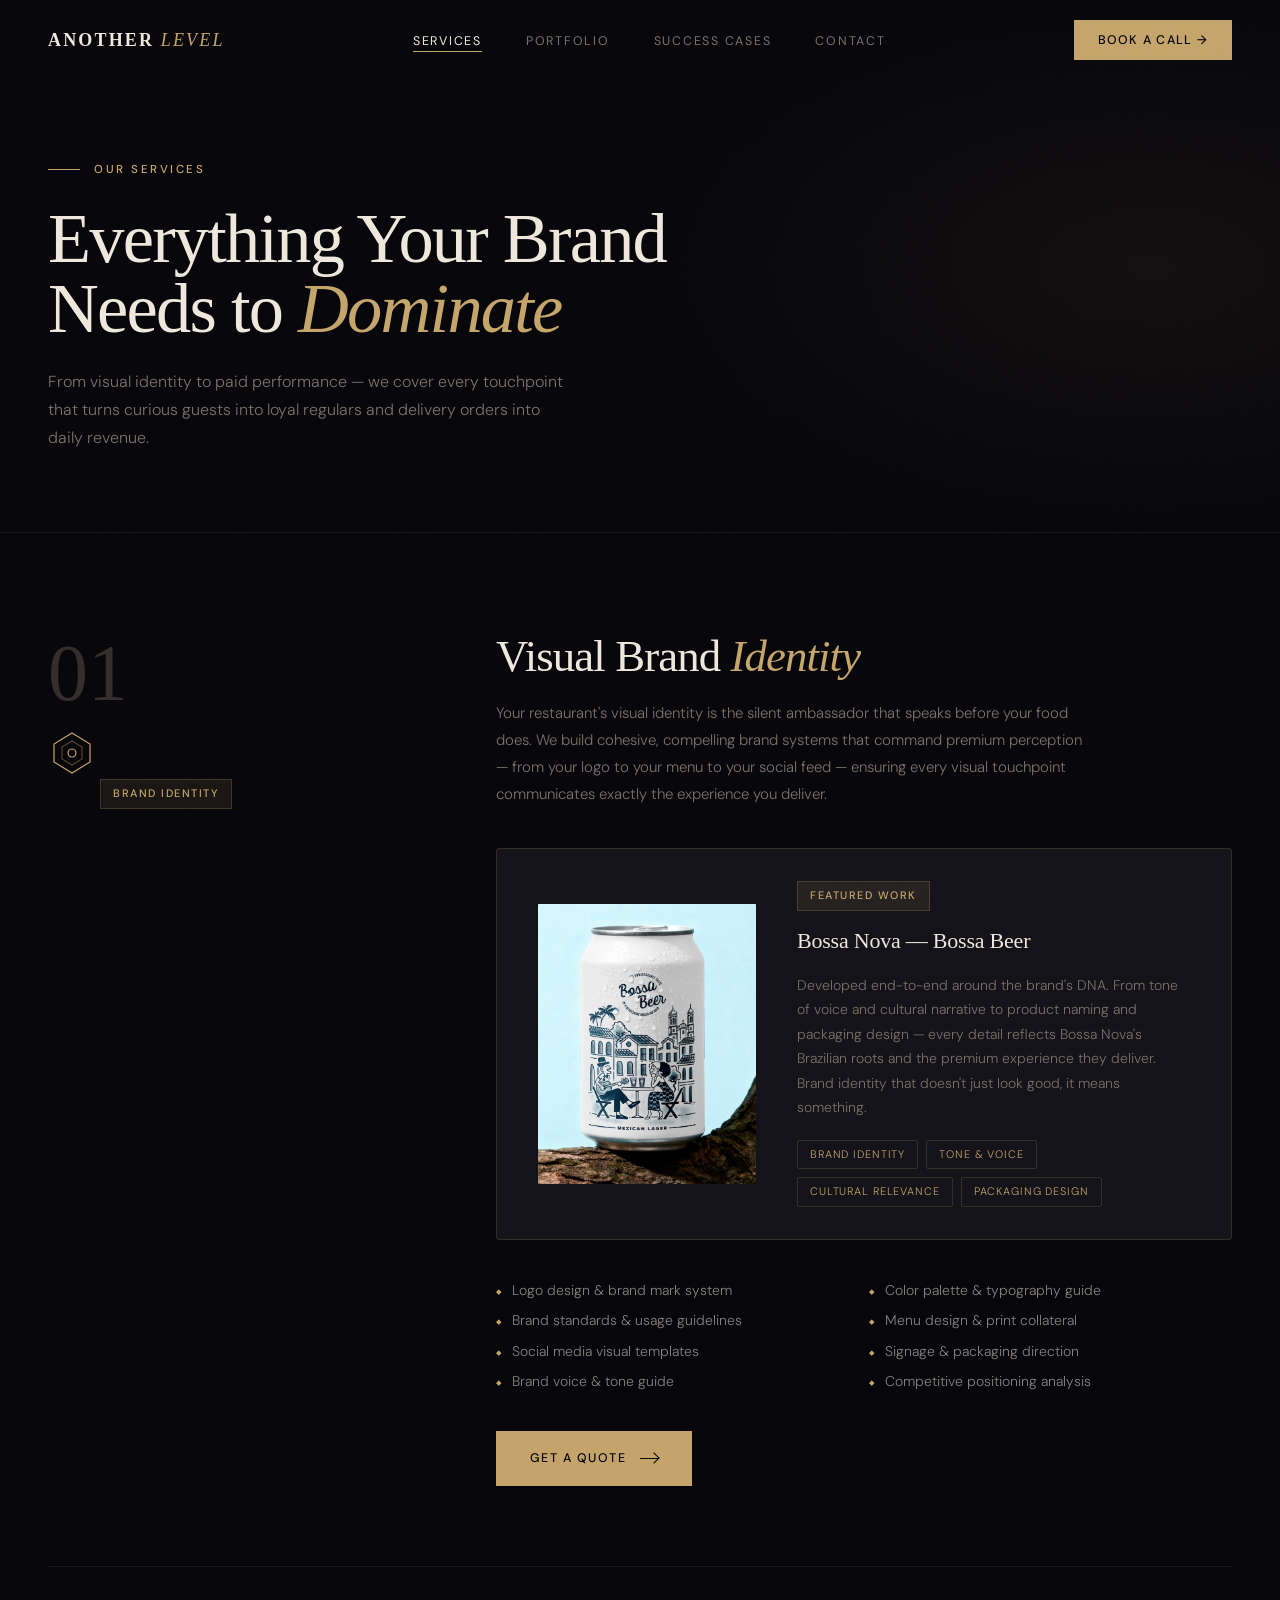
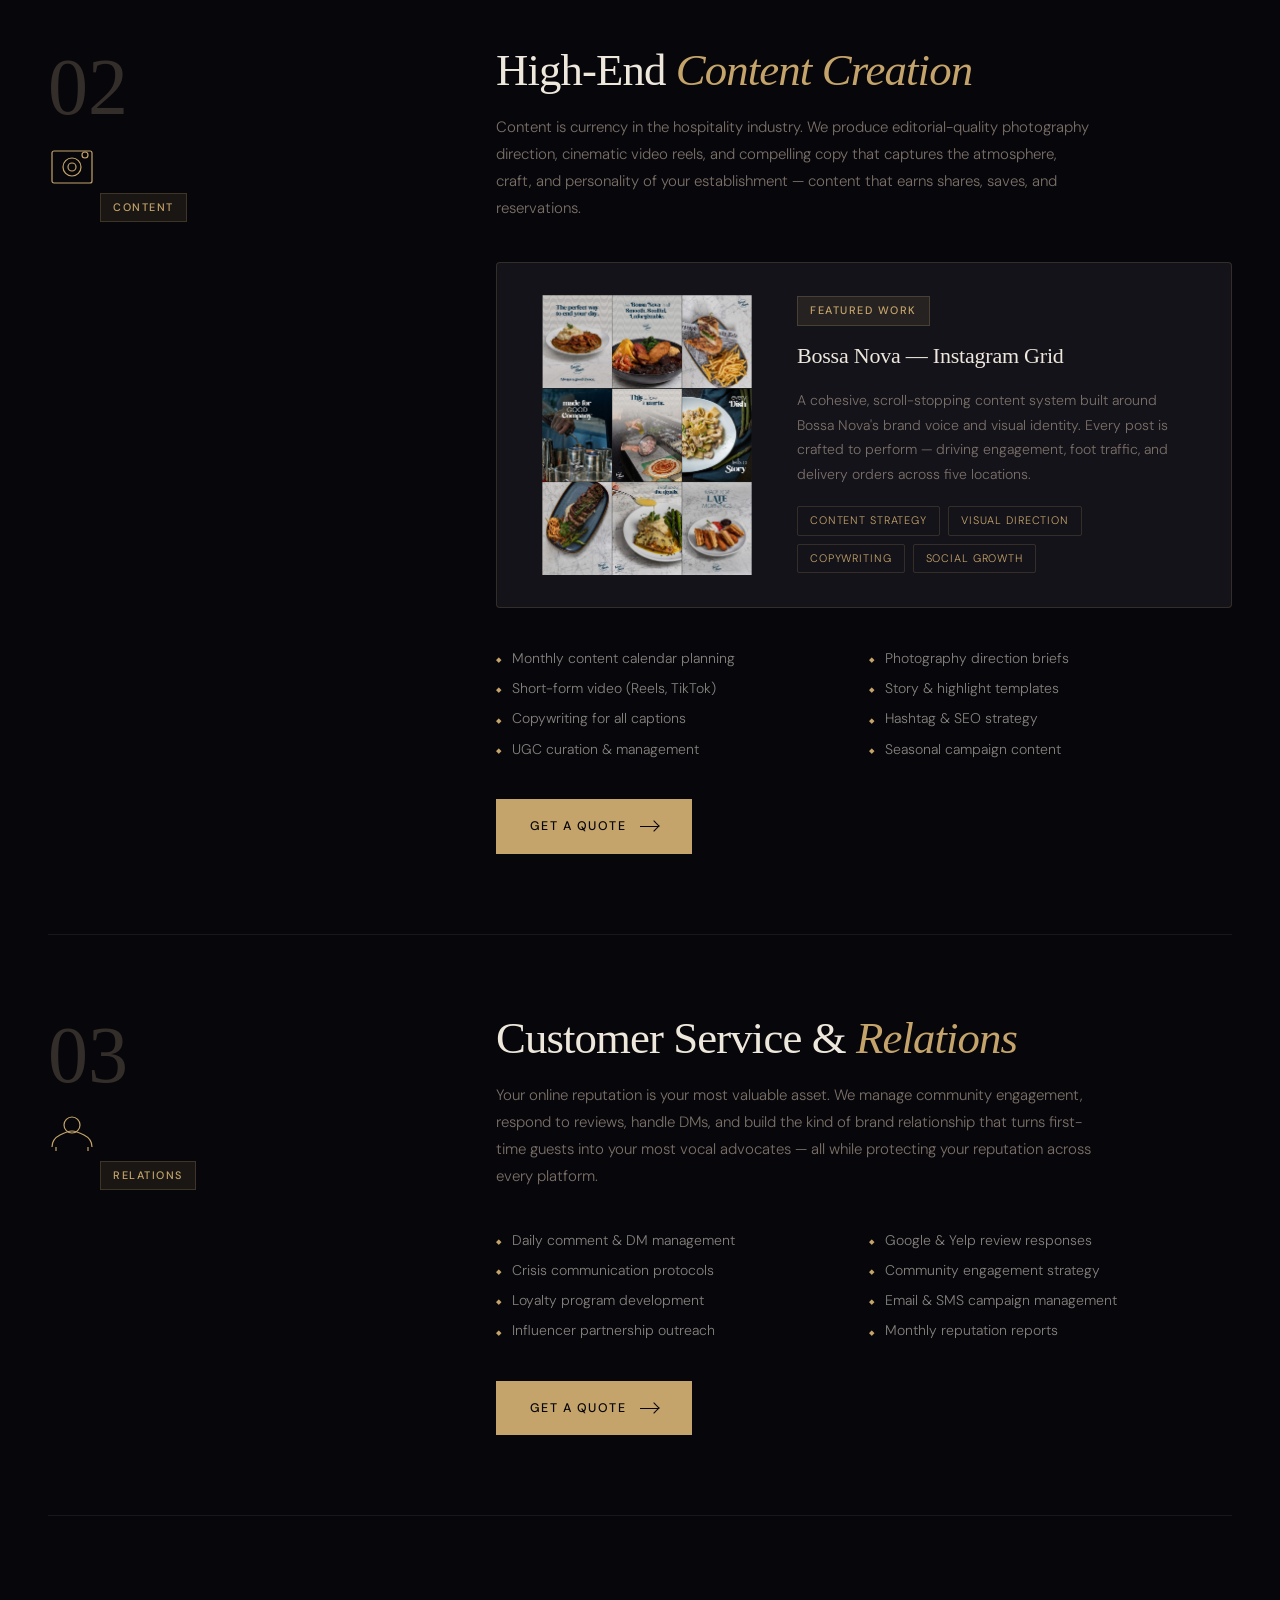
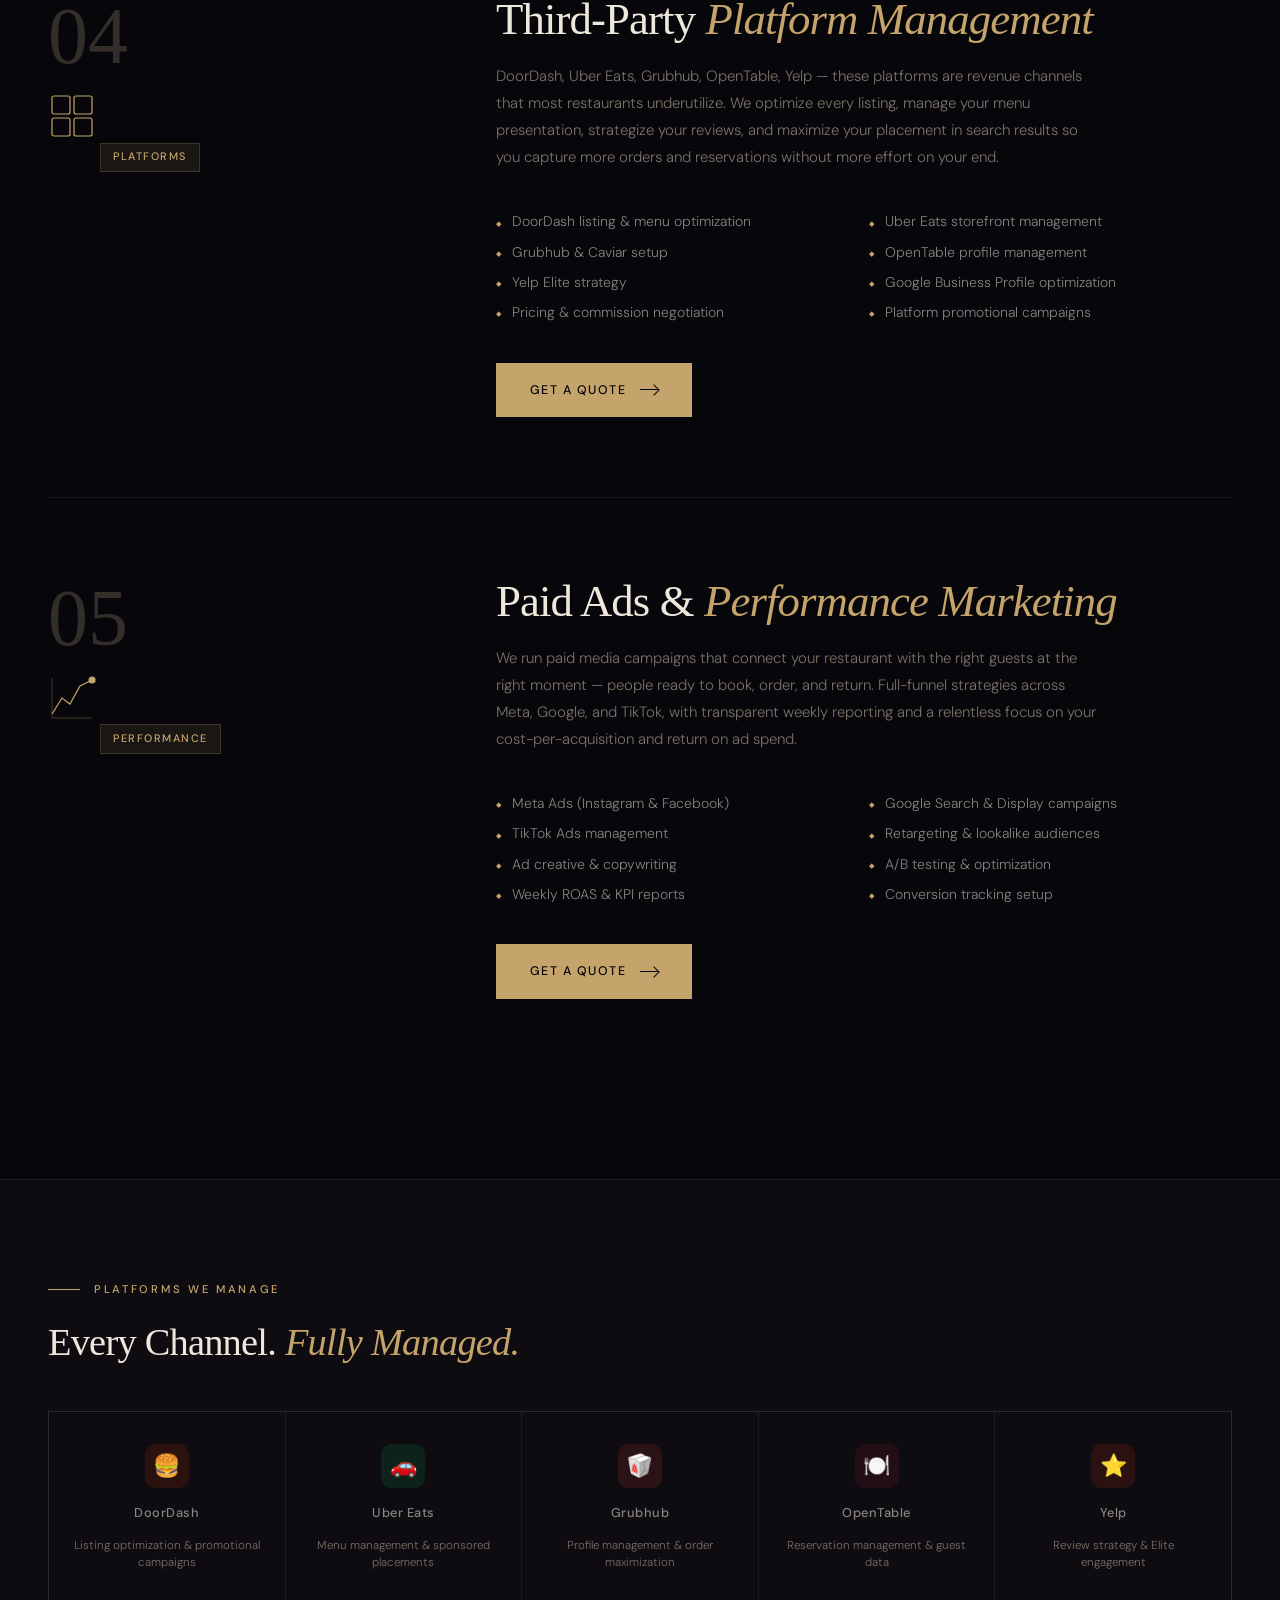
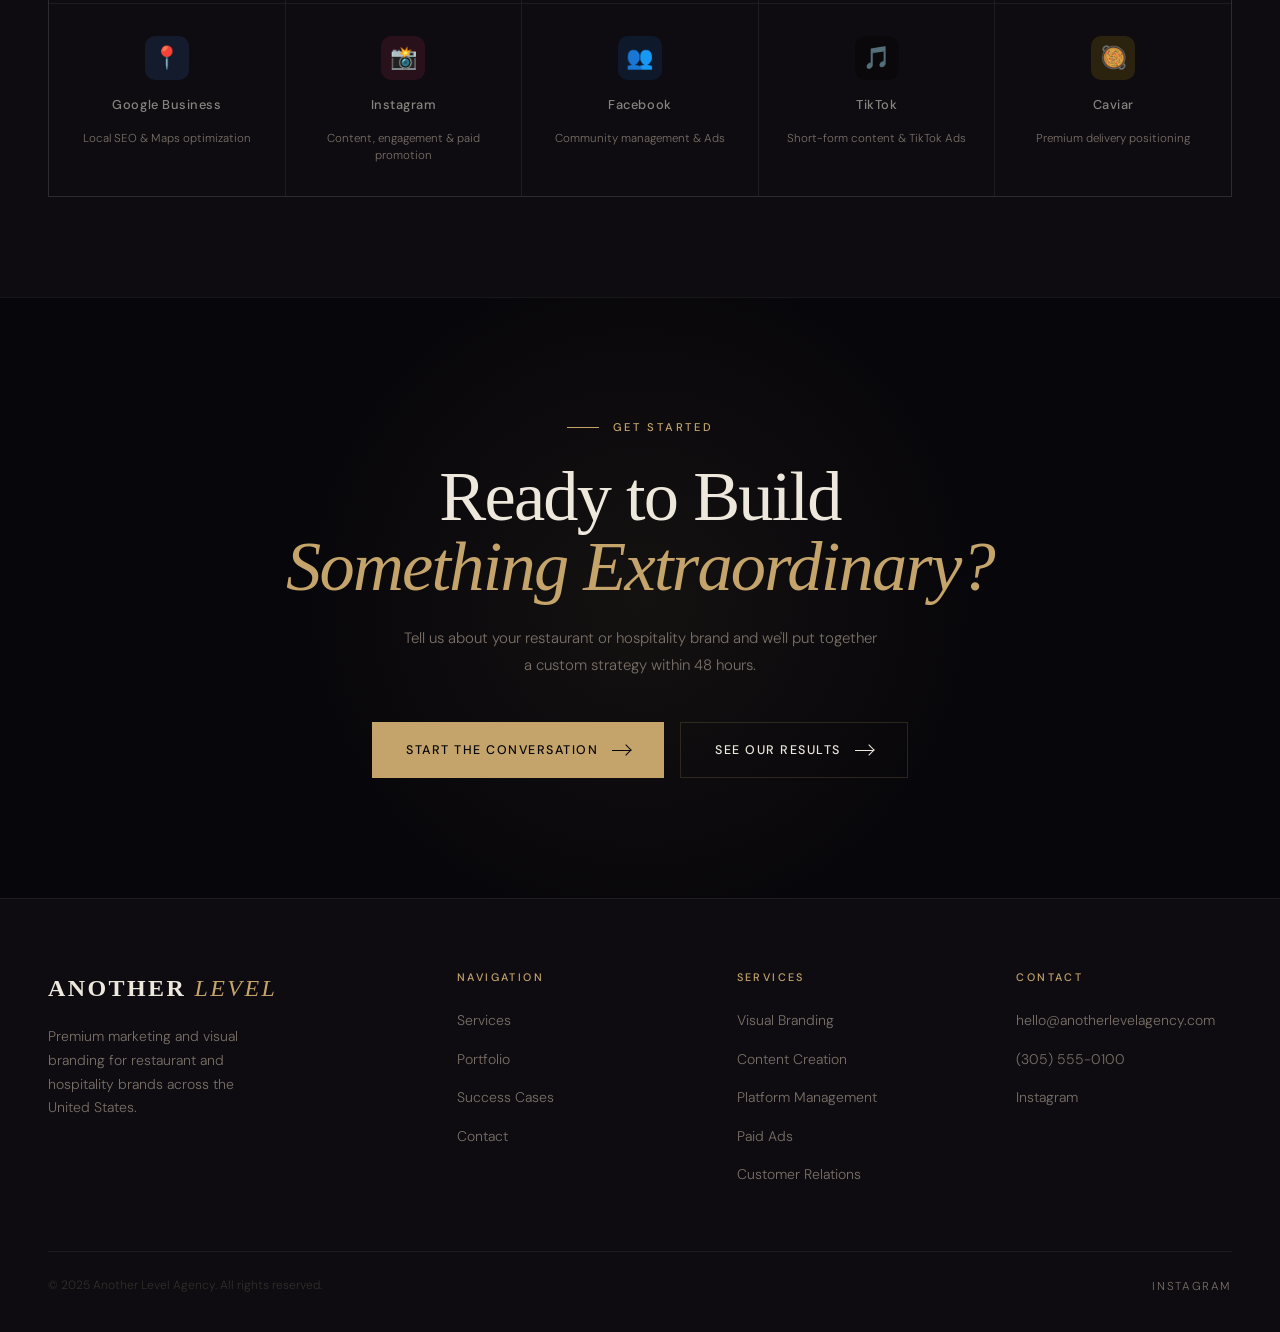
<file: services.html>
<!DOCTYPE html>
<html lang="en">
<head>
  <meta charset="UTF-8" />
  <meta name="viewport" content="width=device-width, initial-scale=1.0" />
  <title>Services — Another Level Agency</title>
  <meta name="description" content="Visual branding, high-end content creation, platform management, paid ads, and customer relations for restaurant and hospitality brands." />
  <link rel="stylesheet" href="styles.css" />
  <style>
    /* ─── Service Detail ─── */
    .service-detail {
      display: grid;
      grid-template-columns: 1fr 2fr;
      gap: 5rem;
      padding: 5rem 0;
      border-bottom: 1px solid var(--border);
      align-items: start;
    }
    .service-detail:first-child { padding-top: 0; }
    .service-detail:last-child { border-bottom: none; }
    .service-detail__aside {}
    .service-detail__num {
      font-family: var(--font-display);
      font-size: 5rem;
      font-weight: 300;
      color: var(--faint);
      line-height: 1;
      margin-bottom: 1rem;
      transition: color 0.4s ease;
    }
    .service-detail:hover .service-detail__num { color: var(--gold); }
    .service-detail__icon {
      width: 48px; height: 48px;
      color: var(--gold);
      margin-bottom: 1.25rem;
    }
    .service-detail__tag { margin-bottom: 0; }
    .service-detail__body {}
    .service-detail__title {
      font-family: var(--font-display);
      font-size: clamp(2rem, 3.5vw, 3.25rem);
      font-weight: 400;
      line-height: 1.05;
      letter-spacing: -0.02em;
      margin-bottom: 1.25rem;
    }
    .service-detail__title em { font-style: italic; color: var(--gold); }
    .service-detail__desc {
      font-size: 0.9375rem;
      color: var(--muted);
      line-height: 1.8;
      margin-bottom: 2.5rem;
      max-width: 600px;
    }
    .service-detail__deliverables {
      display: grid;
      grid-template-columns: 1fr 1fr;
      gap: 0.625rem;
      margin-bottom: 2.5rem;
    }
    .deliverable {
      display: flex;
      align-items: flex-start;
      gap: 0.625rem;
      font-size: 0.875rem;
      color: var(--cream-dim);
      line-height: 1.45;
    }
    .deliverable::before {
      content: '◆';
      color: var(--gold);
      font-size: 0.45rem;
      margin-top: 0.45rem;
      flex-shrink: 0;
    }

    /* ─── Platforms ─── */
    .platforms-grid {
      display: grid;
      grid-template-columns: repeat(5, 1fr);
      gap: 1px;
      background: var(--border);
      border: 1px solid var(--border);
    }
    .platform-tile {
      background: var(--surface);
      padding: 2rem 1.5rem;
      display: flex;
      flex-direction: column;
      align-items: center;
      gap: 0.875rem;
      text-align: center;
      transition: background 0.35s ease;
    }
    .platform-tile:hover { background: var(--elevated); }
    .platform-tile__icon {
      width: 44px; height: 44px;
      border-radius: 10px;
      display: flex;
      align-items: center;
      justify-content: center;
      font-size: 1.375rem;
    }
    .platform-tile__name {
      font-size: 0.8rem;
      font-weight: 500;
      color: var(--cream-dim);
      letter-spacing: 0.04em;
    }
    .platform-tile__desc {
      font-size: 0.72rem;
      color: var(--muted);
      line-height: 1.5;
    }

    /* ─── Work Showcase ─── */
    .service-showcase {
      display: grid;
      grid-template-columns: 220px 1fr;
      gap: 2.5rem;
      background: var(--elevated);
      border: 1px solid var(--border-accent);
      border-radius: 4px;
      padding: 2rem 2.5rem;
      margin-bottom: 2.5rem;
      align-items: center;
    }
    .service-showcase__img {
      width: 100%;
      max-height: 280px;
      object-fit: contain;
      display: block;
      border-radius: 2px;
    }
    .service-showcase__client {
      font-family: var(--font-display);
      font-size: 1.375rem;
      font-weight: 400;
      color: var(--cream);
      margin: 0.75rem 0 0.875rem;
      letter-spacing: -0.01em;
    }
    .service-showcase__copy {
      font-size: 0.875rem;
      color: var(--muted);
      line-height: 1.75;
      max-width: 520px;
      margin-bottom: 1.25rem;
    }
    .service-showcase__pills {
      display: flex;
      flex-wrap: wrap;
      gap: 0.5rem;
    }
    .service-showcase__pills span {
      font-size: 0.68rem;
      letter-spacing: 0.08em;
      text-transform: uppercase;
      color: var(--gold);
      border: 1px solid var(--border-accent);
      padding: 0.3rem 0.75rem;
      border-radius: 2px;
    }

    /* ─── Responsive ─── */
    @media (max-width: 1024px) {
      .service-detail { grid-template-columns: 1fr; gap: 2rem; }
      .service-detail__num { font-size: 3rem; }
      .platforms-grid { grid-template-columns: repeat(3, 1fr); }
    }
    @media (max-width: 768px) {
      .service-detail__deliverables { grid-template-columns: 1fr; }
      .platforms-grid { grid-template-columns: repeat(2, 1fr); }
      .service-showcase { grid-template-columns: 1fr; }
      .service-showcase__img { max-height: 220px; }
    }
    @media (max-width: 480px) {
      .platforms-grid { grid-template-columns: 1fr 1fr; }
    }
  </style>
</head>
<body>

<!-- Nav -->
<nav class="nav">
  <div class="nav__inner">
    <a href="index.html" class="nav__logo">Another <em>Level</em></a>
    <ul class="nav__links">
      <li><a href="services.html" class="active">Services</a></li>
      <li><a href="portfolio.html">Portfolio</a></li>
      <li><a href="success-cases.html">Success Cases</a></li>
      <li><a href="contact.html">Contact</a></li>
    </ul>
    <a href="contact.html" class="nav__cta">Book a Call →</a>
    <button class="nav__toggle" aria-label="Menu"><span></span><span></span><span></span></button>
  </div>
</nav>
<div class="mobile-nav">
  <a href="index.html">Home</a>
  <a href="services.html">Services</a>
  <a href="portfolio.html">Portfolio</a>
  <a href="success-cases.html">Success Cases</a>
  <a href="contact.html">Contact</a>
  <a href="contact.html" class="mobile-nav__cta btn">Book a Call</a>
</div>

<!-- Page Header -->
<header class="page-header">
  <div class="container">
    <p class="page-header__eyebrow">Our Services</p>
    <h1 class="page-header__title">
      Everything Your Brand<br>
      Needs to <em>Dominate</em>
    </h1>
    <p class="page-header__sub">From visual identity to paid performance — we cover every touchpoint that turns curious guests into loyal regulars and delivery orders into daily revenue.</p>
  </div>
</header>

<!-- Services Detail -->
<section class="section">
  <div class="container">

    <!-- 01 Visual Branding -->
    <div class="service-detail reveal">
      <div class="service-detail__aside">
        <div class="service-detail__num">01</div>
        <svg class="service-detail__icon" viewBox="0 0 48 48" fill="none" stroke="currentColor" stroke-width="1.2">
          <polygon points="24,4 42,15 42,33 24,44 6,33 6,15"/>
          <polygon points="24,12 34,18 34,30 24,36 14,30 14,18" opacity="0.4"/>
          <circle cx="24" cy="24" r="4"/>
        </svg>
        <span class="tag service-detail__tag">Brand Identity</span>
      </div>
      <div class="service-detail__body">
        <h2 class="service-detail__title">Visual Brand <em>Identity</em></h2>
        <p class="service-detail__desc">Your restaurant's visual identity is the silent ambassador that speaks before your food does. We build cohesive, compelling brand systems that command premium perception — from your logo to your menu to your social feed — ensuring every visual touchpoint communicates exactly the experience you deliver.</p>

        <!-- Featured Work: Bossa Beer -->
        <div class="service-showcase">
          <img class="service-showcase__img" src="images/processed-91CB4C2D-AEC9-47E9-AA12-DE6696C1B0EB.jpeg" alt="Bossa Beer — brand identity developed by Another Level Agency" />
          <div class="service-showcase__info">
            <span class="tag">Featured Work</span>
            <div class="service-showcase__client">Bossa Nova — Bossa Beer</div>
            <p class="service-showcase__copy">Developed end-to-end around the brand's DNA. From tone of voice and cultural narrative to product naming and packaging design — every detail reflects Bossa Nova's Brazilian roots and the premium experience they deliver. Brand identity that doesn't just look good, it means something.</p>
            <div class="service-showcase__pills">
              <span>Brand Identity</span>
              <span>Tone &amp; Voice</span>
              <span>Cultural Relevance</span>
              <span>Packaging Design</span>
            </div>
          </div>
        </div>

        <div class="service-detail__deliverables">
          <div class="deliverable">Logo design &amp; brand mark system</div>
          <div class="deliverable">Color palette &amp; typography guide</div>
          <div class="deliverable">Brand standards &amp; usage guidelines</div>
          <div class="deliverable">Menu design &amp; print collateral</div>
          <div class="deliverable">Social media visual templates</div>
          <div class="deliverable">Signage &amp; packaging direction</div>
          <div class="deliverable">Brand voice &amp; tone guide</div>
          <div class="deliverable">Competitive positioning analysis</div>
        </div>
        <a href="contact.html" class="btn btn--primary">Get a Quote <span class="btn__arrow"></span></a>
      </div>
    </div>

    <!-- 02 Content Creation -->
    <div class="service-detail reveal">
      <div class="service-detail__aside">
        <div class="service-detail__num">02</div>
        <svg class="service-detail__icon" viewBox="0 0 48 48" fill="none" stroke="currentColor" stroke-width="1.2">
          <rect x="4" y="8" width="40" height="32" rx="2"/>
          <circle cx="24" cy="24" r="9"/>
          <circle cx="24" cy="24" r="4"/>
          <circle cx="37" cy="12" r="3"/>
        </svg>
        <span class="tag service-detail__tag">Content</span>
      </div>
      <div class="service-detail__body">
        <h2 class="service-detail__title">High-End <em>Content Creation</em></h2>
        <p class="service-detail__desc">Content is currency in the hospitality industry. We produce editorial-quality photography direction, cinematic video reels, and compelling copy that captures the atmosphere, craft, and personality of your establishment — content that earns shares, saves, and reservations.</p>

        <!-- Featured Work: Bossa Nova Content Grid -->
        <div class="service-showcase">
          <img class="service-showcase__img" src="images/Bossa%20Grid%203x3%20-%20v3.jpg" alt="Bossa Nova Instagram content grid — produced by Another Level Agency" />
          <div class="service-showcase__info">
            <span class="tag">Featured Work</span>
            <div class="service-showcase__client">Bossa Nova — Instagram Grid</div>
            <p class="service-showcase__copy">A cohesive, scroll-stopping content system built around Bossa Nova's brand voice and visual identity. Every post is crafted to perform — driving engagement, foot traffic, and delivery orders across five locations.</p>
            <div class="service-showcase__pills">
              <span>Content Strategy</span>
              <span>Visual Direction</span>
              <span>Copywriting</span>
              <span>Social Growth</span>
            </div>
          </div>
        </div>

        <div class="service-detail__deliverables">
          <div class="deliverable">Monthly content calendar planning</div>
          <div class="deliverable">Photography direction briefs</div>
          <div class="deliverable">Short-form video (Reels, TikTok)</div>
          <div class="deliverable">Story &amp; highlight templates</div>
          <div class="deliverable">Copywriting for all captions</div>
          <div class="deliverable">Hashtag &amp; SEO strategy</div>
          <div class="deliverable">UGC curation &amp; management</div>
          <div class="deliverable">Seasonal campaign content</div>
        </div>
        <a href="contact.html" class="btn btn--primary">Get a Quote <span class="btn__arrow"></span></a>
      </div>
    </div>

    <!-- 03 Customer Relations -->
    <div class="service-detail reveal">
      <div class="service-detail__aside">
        <div class="service-detail__num">03</div>
        <svg class="service-detail__icon" viewBox="0 0 48 48" fill="none" stroke="currentColor" stroke-width="1.2">
          <path d="M4 36 Q4 28 12 24 Q20 20 24 20 Q28 20 36 24 Q44 28 44 36"/>
          <circle cx="24" cy="14" r="8"/>
          <path d="M8 40 L8 36 M40 40 L40 36"/>
        </svg>
        <span class="tag service-detail__tag">Relations</span>
      </div>
      <div class="service-detail__body">
        <h2 class="service-detail__title">Customer Service &amp; <em>Relations</em></h2>
        <p class="service-detail__desc">Your online reputation is your most valuable asset. We manage community engagement, respond to reviews, handle DMs, and build the kind of brand relationship that turns first-time guests into your most vocal advocates — all while protecting your reputation across every platform.</p>
        <div class="service-detail__deliverables">
          <div class="deliverable">Daily comment &amp; DM management</div>
          <div class="deliverable">Google &amp; Yelp review responses</div>
          <div class="deliverable">Crisis communication protocols</div>
          <div class="deliverable">Community engagement strategy</div>
          <div class="deliverable">Loyalty program development</div>
          <div class="deliverable">Email &amp; SMS campaign management</div>
          <div class="deliverable">Influencer partnership outreach</div>
          <div class="deliverable">Monthly reputation reports</div>
        </div>
        <a href="contact.html" class="btn btn--primary">Get a Quote <span class="btn__arrow"></span></a>
      </div>
    </div>

    <!-- 04 Platform Management -->
    <div class="service-detail reveal">
      <div class="service-detail__aside">
        <div class="service-detail__num">04</div>
        <svg class="service-detail__icon" viewBox="0 0 48 48" fill="none" stroke="currentColor" stroke-width="1.2">
          <rect x="4" y="4" width="18" height="18" rx="2"/>
          <rect x="26" y="4" width="18" height="18" rx="2"/>
          <rect x="4" y="26" width="18" height="18" rx="2"/>
          <rect x="26" y="26" width="18" height="18" rx="2"/>
        </svg>
        <span class="tag service-detail__tag">Platforms</span>
      </div>
      <div class="service-detail__body">
        <h2 class="service-detail__title">Third-Party <em>Platform Management</em></h2>
        <p class="service-detail__desc">DoorDash, Uber Eats, Grubhub, OpenTable, Yelp — these platforms are revenue channels that most restaurants underutilize. We optimize every listing, manage your menu presentation, strategize your reviews, and maximize your placement in search results so you capture more orders and reservations without more effort on your end.</p>
        <div class="service-detail__deliverables">
          <div class="deliverable">DoorDash listing &amp; menu optimization</div>
          <div class="deliverable">Uber Eats storefront management</div>
          <div class="deliverable">Grubhub &amp; Caviar setup</div>
          <div class="deliverable">OpenTable profile management</div>
          <div class="deliverable">Yelp Elite strategy</div>
          <div class="deliverable">Google Business Profile optimization</div>
          <div class="deliverable">Pricing &amp; commission negotiation</div>
          <div class="deliverable">Platform promotional campaigns</div>
        </div>
        <a href="contact.html" class="btn btn--primary">Get a Quote <span class="btn__arrow"></span></a>
      </div>
    </div>

    <!-- 05 Paid Ads -->
    <div class="service-detail reveal">
      <div class="service-detail__aside">
        <div class="service-detail__num">05</div>
        <svg class="service-detail__icon" viewBox="0 0 48 48" fill="none" stroke="currentColor" stroke-width="1.2">
          <polyline points="4,40 14,24 22,30 32,12 44,6"/>
          <circle cx="44" cy="6" r="3" fill="currentColor"/>
          <line x1="4" y1="44" x2="44" y2="44" stroke-width="0.8" opacity="0.4"/>
          <line x1="4" y1="4" x2="4" y2="44" stroke-width="0.8" opacity="0.4"/>
        </svg>
        <span class="tag service-detail__tag">Performance</span>
      </div>
      <div class="service-detail__body">
        <h2 class="service-detail__title">Paid Ads &amp; <em>Performance Marketing</em></h2>
        <p class="service-detail__desc">We run paid media campaigns that connect your restaurant with the right guests at the right moment — people ready to book, order, and return. Full-funnel strategies across Meta, Google, and TikTok, with transparent weekly reporting and a relentless focus on your cost-per-acquisition and return on ad spend.</p>
        <div class="service-detail__deliverables">
          <div class="deliverable">Meta Ads (Instagram &amp; Facebook)</div>
          <div class="deliverable">Google Search &amp; Display campaigns</div>
          <div class="deliverable">TikTok Ads management</div>
          <div class="deliverable">Retargeting &amp; lookalike audiences</div>
          <div class="deliverable">Ad creative &amp; copywriting</div>
          <div class="deliverable">A/B testing &amp; optimization</div>
          <div class="deliverable">Weekly ROAS &amp; KPI reports</div>
          <div class="deliverable">Conversion tracking setup</div>
        </div>
        <a href="contact.html" class="btn btn--primary">Get a Quote <span class="btn__arrow"></span></a>
      </div>
    </div>

  </div>
</section>

<!-- Platforms We Manage -->
<section class="section" style="background:var(--surface); border-top:1px solid var(--border);">
  <div class="container">
    <p class="section-label reveal">Platforms We Manage</p>
    <h2 class="reveal" style="font-family:var(--font-display); font-size:clamp(1.75rem,3vw,3rem); font-weight:400; line-height:1.05; letter-spacing:-0.02em; margin-bottom:3rem; max-width:520px;">
      Every Channel. <em style="font-style:italic; color:var(--gold);">Fully Managed.</em>
    </h2>
    <div class="platforms-grid reveal">
      <div class="platform-tile">
        <div class="platform-tile__icon" style="background:rgba(255,60,0,0.12); color:#FF3C00;">🍔</div>
        <div class="platform-tile__name">DoorDash</div>
        <div class="platform-tile__desc">Listing optimization &amp; promotional campaigns</div>
      </div>
      <div class="platform-tile">
        <div class="platform-tile__icon" style="background:rgba(6,185,97,0.12); color:#06B961;">🚗</div>
        <div class="platform-tile__name">Uber Eats</div>
        <div class="platform-tile__desc">Menu management &amp; sponsored placements</div>
      </div>
      <div class="platform-tile">
        <div class="platform-tile__icon" style="background:rgba(255,59,48,0.12); color:#FF3B30;">🥡</div>
        <div class="platform-tile__name">Grubhub</div>
        <div class="platform-tile__desc">Profile management &amp; order maximization</div>
      </div>
      <div class="platform-tile">
        <div class="platform-tile__icon" style="background:rgba(196,29,66,0.12); color:#C41D42;">🍽️</div>
        <div class="platform-tile__name">OpenTable</div>
        <div class="platform-tile__desc">Reservation management &amp; guest data</div>
      </div>
      <div class="platform-tile">
        <div class="platform-tile__icon" style="background:rgba(255,57,28,0.12); color:#FF391C;">⭐</div>
        <div class="platform-tile__name">Yelp</div>
        <div class="platform-tile__desc">Review strategy &amp; Elite engagement</div>
      </div>
      <div class="platform-tile">
        <div class="platform-tile__icon" style="background:rgba(66,133,244,0.12); color:#4285F4;">📍</div>
        <div class="platform-tile__name">Google Business</div>
        <div class="platform-tile__desc">Local SEO &amp; Maps optimization</div>
      </div>
      <div class="platform-tile">
        <div class="platform-tile__icon" style="background:rgba(225,48,108,0.12); color:#E1306C;">📸</div>
        <div class="platform-tile__name">Instagram</div>
        <div class="platform-tile__desc">Content, engagement &amp; paid promotion</div>
      </div>
      <div class="platform-tile">
        <div class="platform-tile__icon" style="background:rgba(24,119,242,0.12); color:#1877F2;">👥</div>
        <div class="platform-tile__name">Facebook</div>
        <div class="platform-tile__desc">Community management &amp; Ads</div>
      </div>
      <div class="platform-tile">
        <div class="platform-tile__icon" style="background:rgba(0,0,0,0.3); color:#E8E8E8;">🎵</div>
        <div class="platform-tile__name">TikTok</div>
        <div class="platform-tile__desc">Short-form content &amp; TikTok Ads</div>
      </div>
      <div class="platform-tile">
        <div class="platform-tile__icon" style="background:rgba(255,199,0,0.12); color:#FFC700;">🥘</div>
        <div class="platform-tile__name">Caviar</div>
        <div class="platform-tile__desc">Premium delivery positioning</div>
      </div>
    </div>
  </div>
</section>

<!-- CTA -->
<section class="cta-section" style="border-top:1px solid var(--border);">
  <div class="container">
    <p class="section-label reveal" style="justify-content:center;">Get Started</p>
    <h2 class="cta-section__title reveal">
      Ready to Build<br><em>Something Extraordinary?</em>
    </h2>
    <p class="cta-section__sub reveal">Tell us about your restaurant or hospitality brand and we'll put together a custom strategy within 48 hours.</p>
    <div class="cta-section__btns reveal">
      <a href="contact.html" class="btn btn--primary">Start the Conversation <span class="btn__arrow"></span></a>
      <a href="success-cases.html" class="btn btn--outline">See Our Results <span class="btn__arrow"></span></a>
    </div>
  </div>
</section>

<!-- Footer -->
<footer class="footer">
  <div class="container">
    <div class="footer__inner">
      <div>
        <div class="footer__brand">Another <em>Level</em></div>
        <p class="footer__tagline">Premium marketing and visual branding for restaurant and hospitality brands across the United States.</p>
      </div>
      <div>
        <div class="footer__col-title">Navigation</div>
        <ul class="footer__links">
          <li><a href="services.html">Services</a></li>
          <li><a href="portfolio.html">Portfolio</a></li>
          <li><a href="success-cases.html">Success Cases</a></li>
          <li><a href="contact.html">Contact</a></li>
        </ul>
      </div>
      <div>
        <div class="footer__col-title">Services</div>
        <ul class="footer__links">
          <li><a href="services.html">Visual Branding</a></li>
          <li><a href="services.html">Content Creation</a></li>
          <li><a href="services.html">Platform Management</a></li>
          <li><a href="services.html">Paid Ads</a></li>
          <li><a href="services.html">Customer Relations</a></li>
        </ul>
      </div>
      <div>
        <div class="footer__col-title">Contact</div>
        <ul class="footer__links">
          <li><a href="mailto:hello@anotherlevelagency.com">hello@anotherlevelagency.com</a></li>
          <li><a href="tel:+13055550100">(305) 555-0100</a></li>
          <li><a href="https://instagram.com/anotherlevelagency" target="_blank" rel="noopener">Instagram</a></li>
        </ul>
      </div>
    </div>
    <div class="footer__bottom">
      <span class="footer__copy">© 2025 Another Level Agency. All rights reserved.</span>
      <div class="footer__social"><a href="https://instagram.com/anotherlevelagency" target="_blank" rel="noopener">Instagram</a></div>
    </div>
  </div>
</footer>

<script src="main.js"></script>
</body>
</html>
</file>
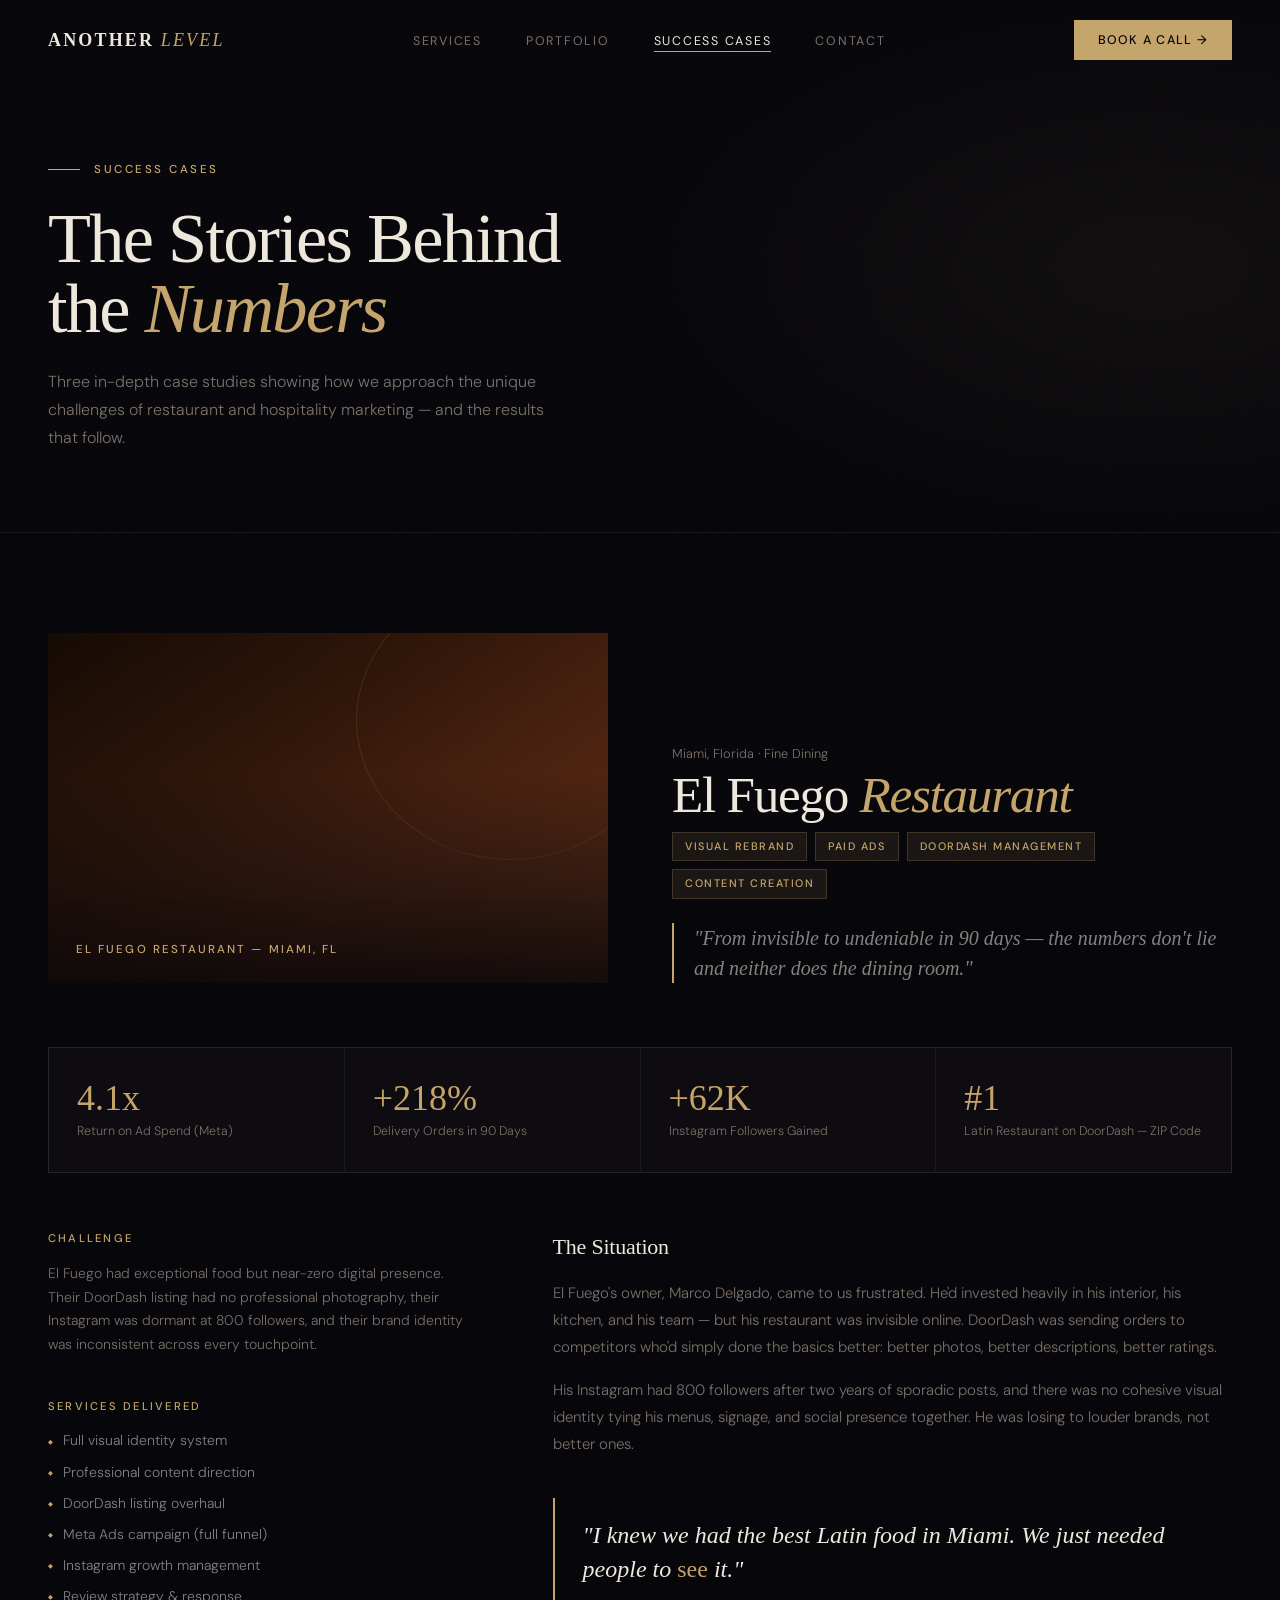
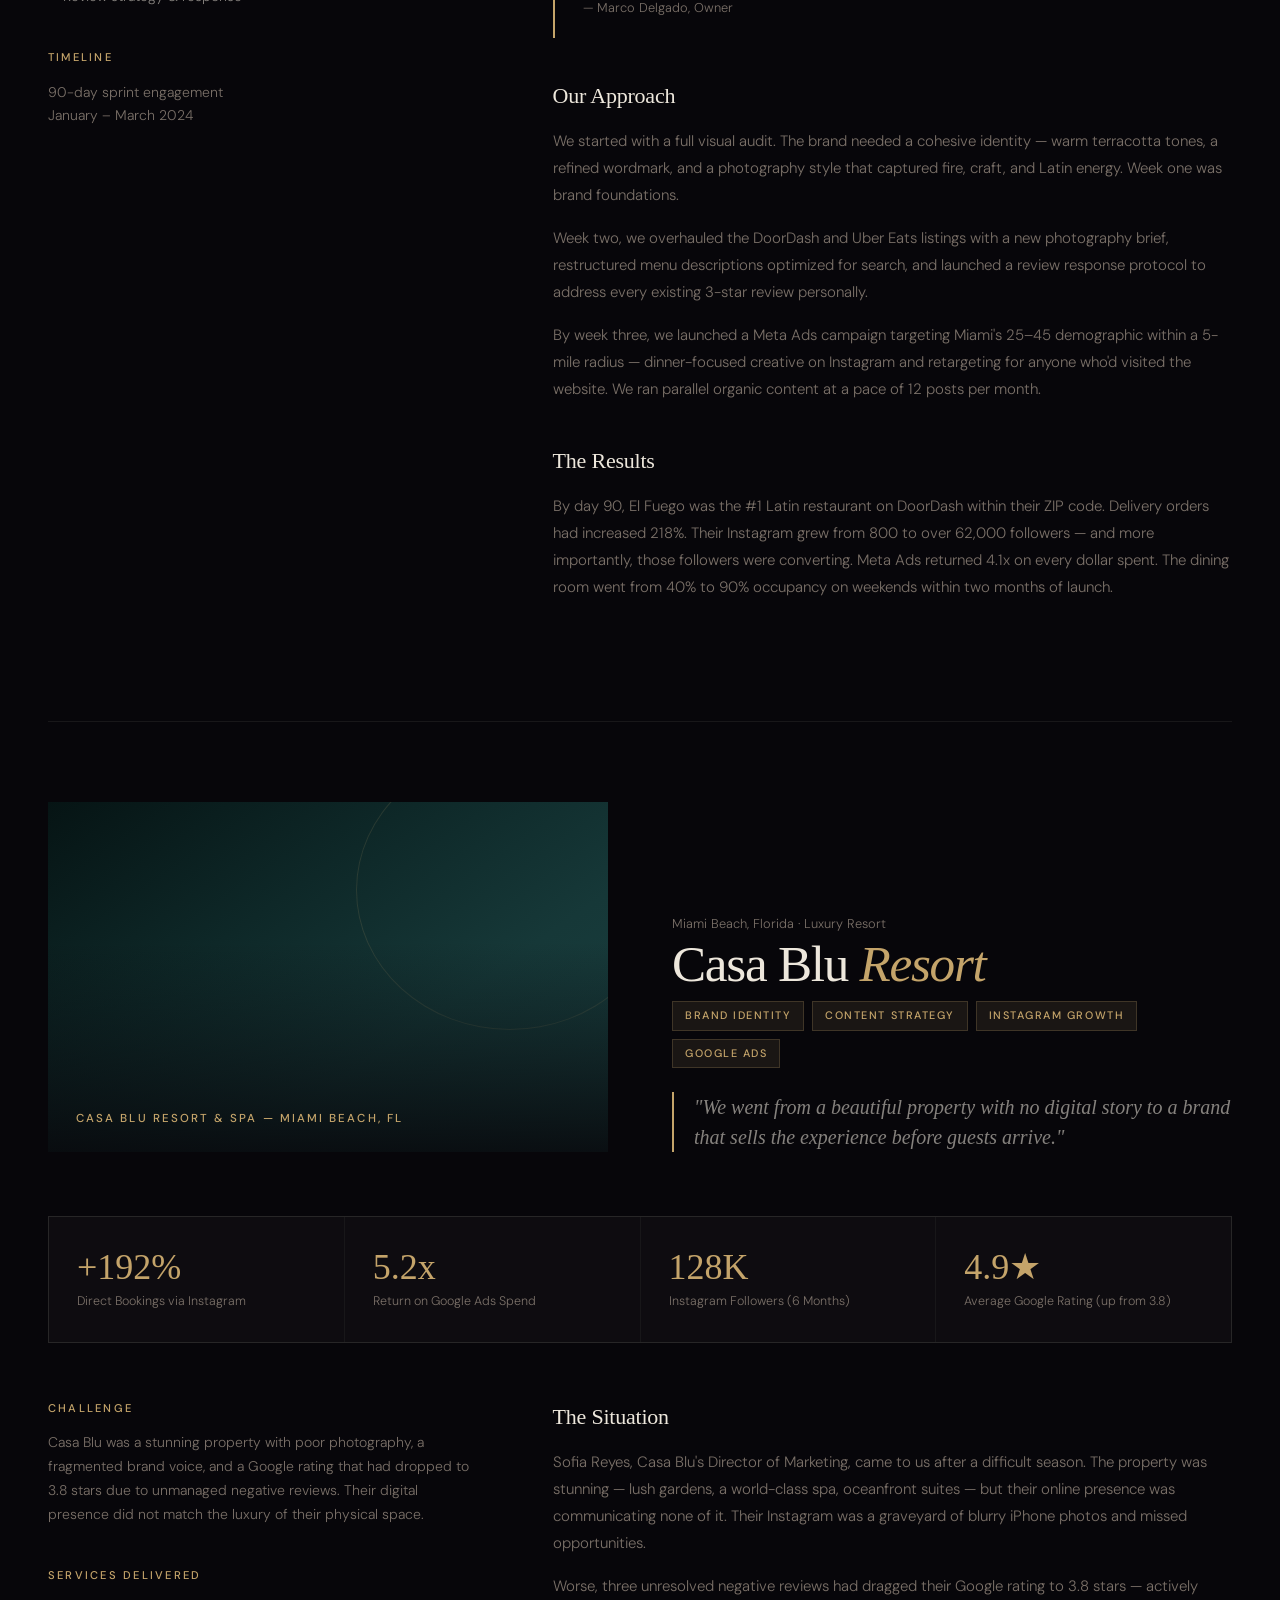
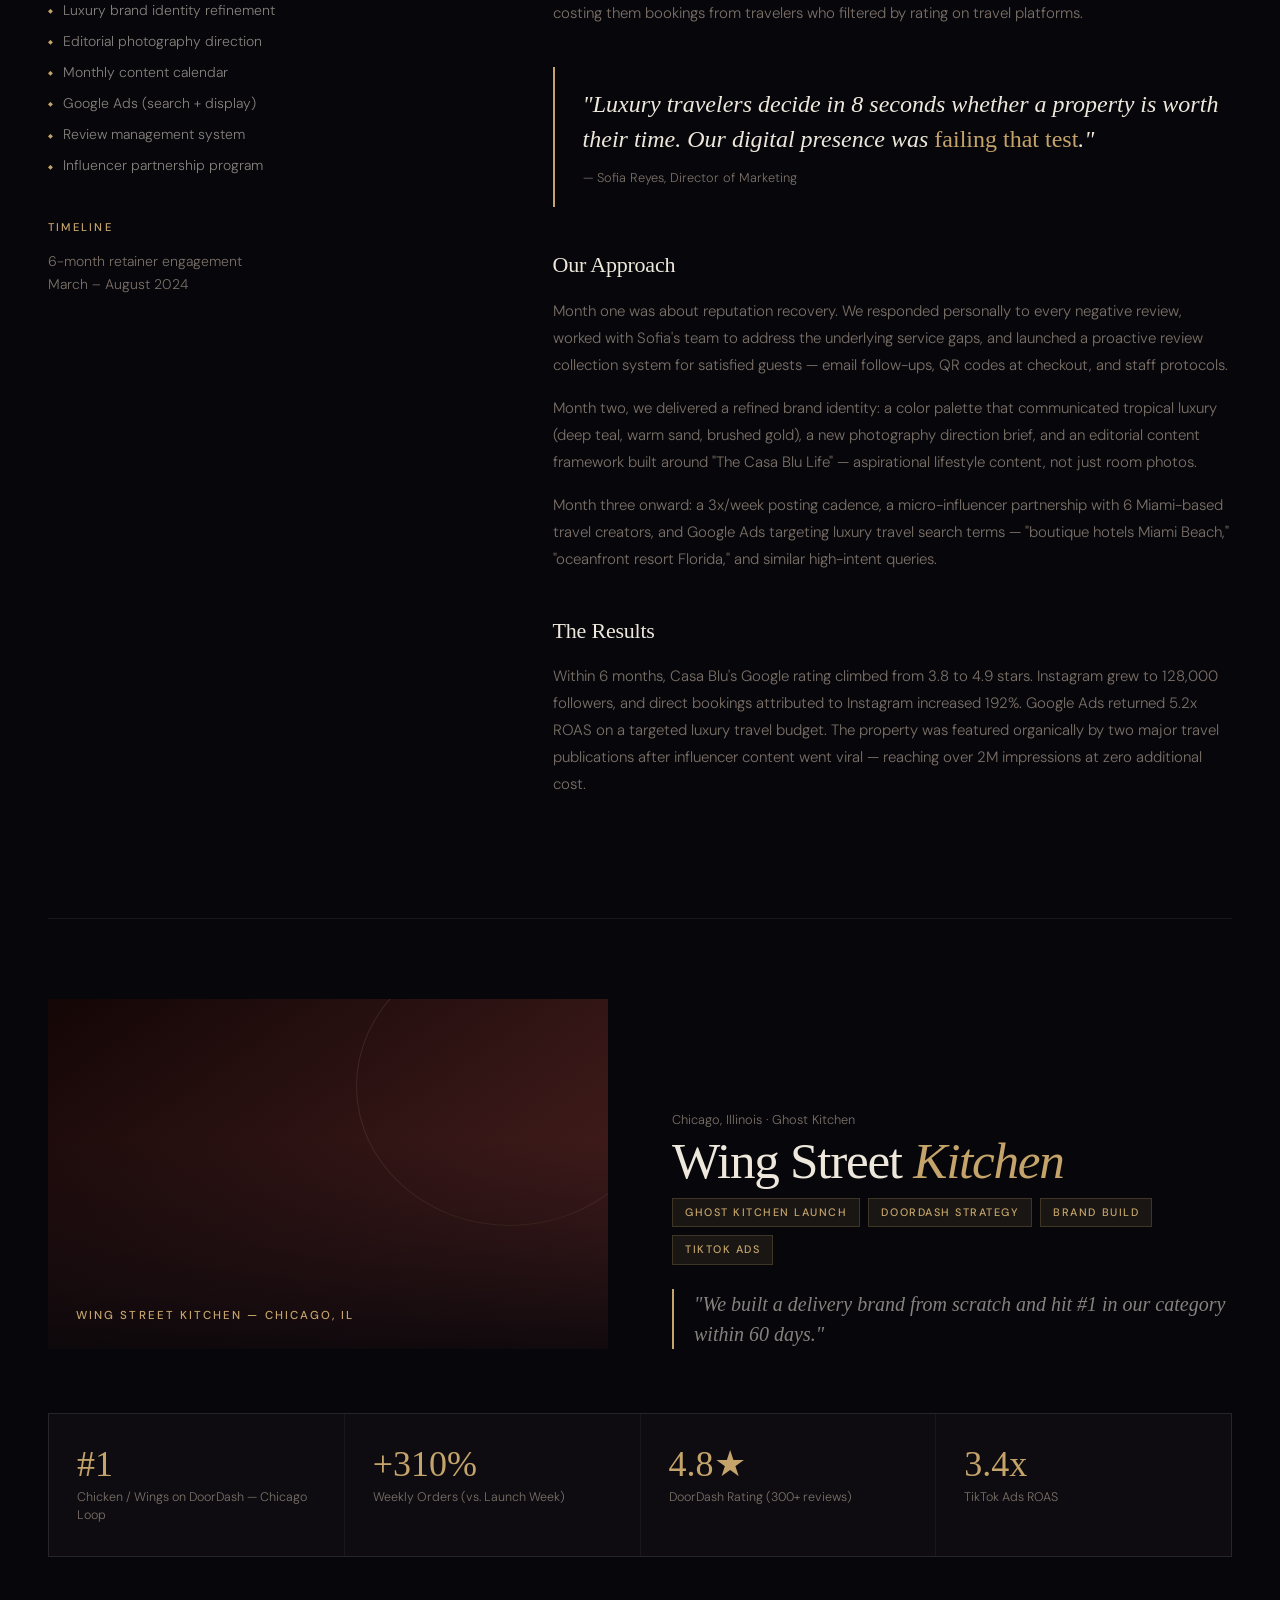
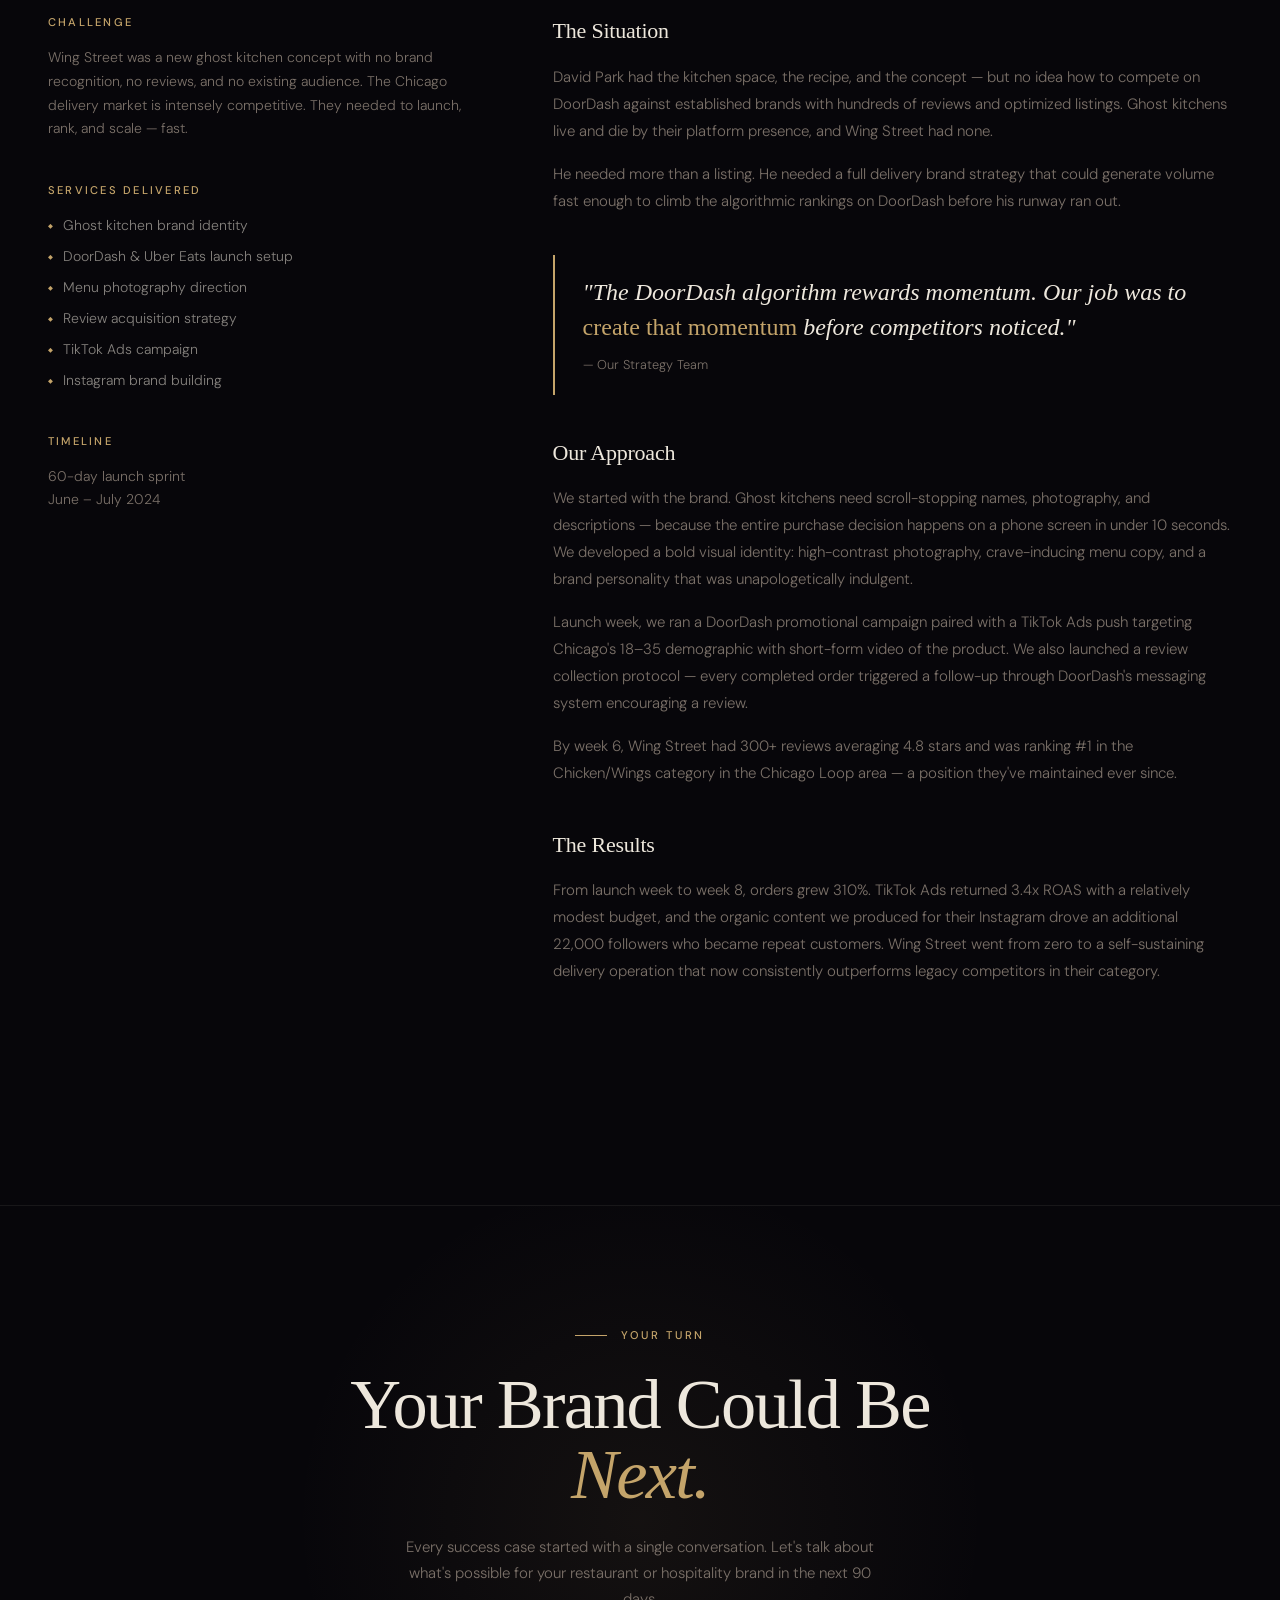
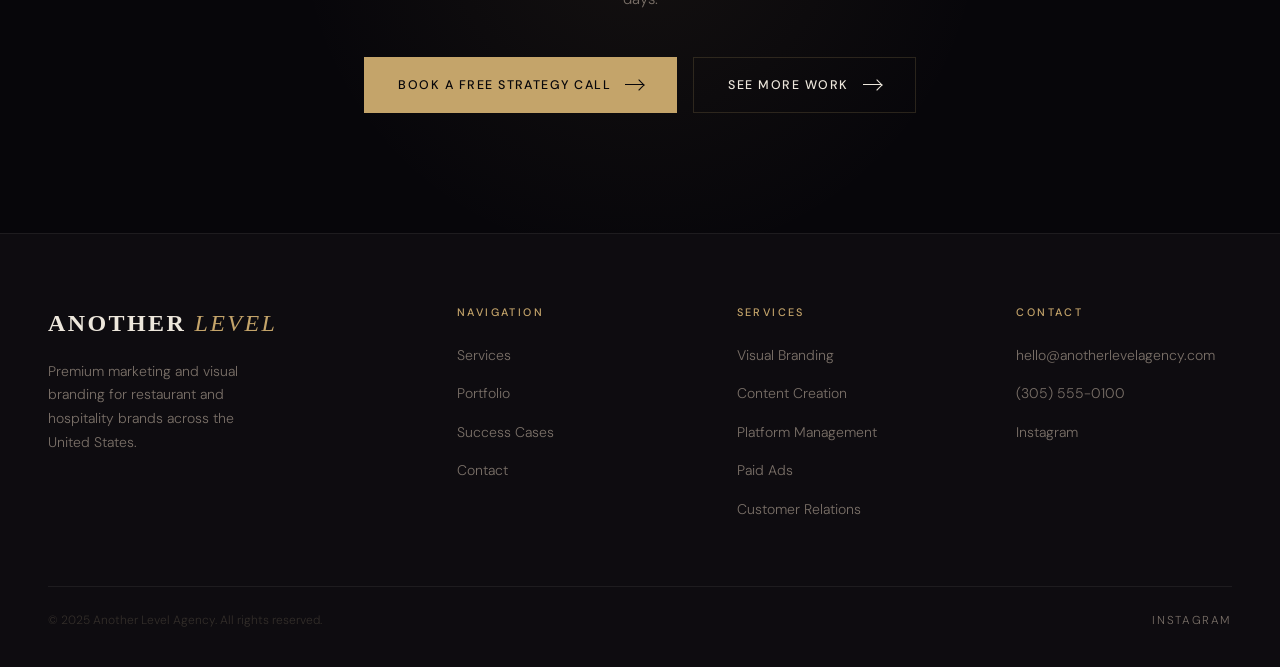
<file: success-cases.html>
<!DOCTYPE html>
<html lang="en">
<head>
  <meta charset="UTF-8" />
  <meta name="viewport" content="width=device-width, initial-scale=1.0" />
  <title>Success Cases — Another Level Agency</title>
  <meta name="description" content="In-depth case studies: how we grew restaurant and hospitality brands through visual identity, content, and performance marketing." />
  <link rel="stylesheet" href="styles.css" />
  <style>
    /* ─── Case Study Layout ─── */
    .case-study {
      padding: 5rem 0;
      border-bottom: 1px solid var(--border);
    }
    .case-study:first-child { padding-top: 0; }
    .case-study:last-child { border-bottom: none; }

    .case-study__header {
      display: grid;
      grid-template-columns: 1fr 1fr;
      gap: 4rem;
      margin-bottom: 4rem;
      align-items: end;
    }
    .case-study__visual {
      position: relative;
      aspect-ratio: 16/10;
      overflow: hidden;
    }
    .case-study__visual-bg {
      position: absolute;
      inset: 0;
      transition: transform 0.8s var(--ease-expo);
    }
    .case-study:hover .case-study__visual-bg { transform: scale(1.03); }
    .case-study__visual::before {
      content: '';
      position: absolute;
      inset: 0;
      background: linear-gradient(to top, rgba(7,6,10,0.85) 0%, transparent 60%);
      z-index: 1;
    }
    .case-study__visual-label {
      position: absolute;
      bottom: 1.5rem;
      left: 1.75rem;
      z-index: 2;
      font-size: 0.72rem;
      font-weight: 500;
      letter-spacing: 0.18em;
      text-transform: uppercase;
      color: var(--gold);
    }

    /* Geometric accent circle */
    .case-study__visual::after {
      content: '';
      position: absolute;
      top: -15%;
      right: -10%;
      width: 55%;
      height: 80%;
      border-radius: 50%;
      border: 1px solid rgba(196,164,106,0.15);
      z-index: 0;
    }

    .case-study__meta {}
    .case-study__client {
      font-family: var(--font-display);
      font-size: clamp(2rem, 4vw, 3.75rem);
      font-weight: 400;
      line-height: 1.0;
      letter-spacing: -0.025em;
      margin-bottom: 0.75rem;
    }
    .case-study__client em { font-style: italic; color: var(--gold); }
    .case-study__tags {
      display: flex;
      flex-wrap: wrap;
      gap: 0.5rem;
      margin-bottom: 1.5rem;
    }
    .case-study__location {
      font-size: 0.8rem;
      color: var(--muted);
      margin-bottom: 0.25rem;
    }
    .case-study__tagline {
      font-family: var(--font-display);
      font-size: 1.25rem;
      font-style: italic;
      font-weight: 300;
      color: var(--cream-dim);
      line-height: 1.5;
      border-left: 2px solid var(--gold);
      padding-left: 1.25rem;
      margin-top: 1.5rem;
    }

    /* ─── Metrics Row ─── */
    .case-metrics {
      display: grid;
      grid-template-columns: repeat(4, 1fr);
      gap: 1px;
      background: var(--border);
      border: 1px solid var(--border);
      margin-bottom: 3.5rem;
    }
    .case-metric {
      background: var(--surface);
      padding: 2rem 1.75rem;
      position: relative;
      overflow: hidden;
    }
    .case-metric::before {
      content: '';
      position: absolute;
      top: 0; left: 0; right: 0;
      height: 2px;
      background: var(--gold);
      transform: scaleX(0);
      transform-origin: left;
      transition: transform 0.6s var(--ease-expo);
    }
    .case-study:hover .case-metric::before { transform: scaleX(1); }
    .case-metric__val {
      font-family: var(--font-display);
      font-size: 2.25rem;
      font-weight: 500;
      color: var(--gold);
      line-height: 1;
      margin-bottom: 0.4rem;
    }
    .case-metric__label {
      font-size: 0.78rem;
      color: var(--muted);
      line-height: 1.45;
    }

    /* ─── Case Body ─── */
    .case-body {
      display: grid;
      grid-template-columns: 1fr 1.6fr;
      gap: 5rem;
      align-items: start;
    }
    .case-body__sidebar {}
    .case-sidebar-block { margin-bottom: 2.5rem; }
    .case-sidebar-block__title {
      font-size: 0.7rem;
      font-weight: 500;
      letter-spacing: 0.2em;
      text-transform: uppercase;
      color: var(--gold);
      margin-bottom: 0.875rem;
    }
    .case-sidebar-list {
      display: flex;
      flex-direction: column;
      gap: 0.5rem;
    }
    .case-sidebar-list li {
      font-size: 0.875rem;
      color: var(--cream-dim);
      display: flex;
      align-items: flex-start;
      gap: 0.625rem;
    }
    .case-sidebar-list li::before {
      content: '◆';
      color: var(--gold);
      font-size: 0.4rem;
      margin-top: 0.45rem;
      flex-shrink: 0;
    }

    .case-body__content {}
    .case-section { margin-bottom: 2.5rem; }
    .case-section__title {
      font-family: var(--font-display);
      font-size: 1.375rem;
      font-weight: 500;
      margin-bottom: 0.875rem;
      letter-spacing: -0.01em;
    }
    .case-section__text {
      font-size: 0.9375rem;
      color: var(--muted);
      line-height: 1.8;
    }
    .case-section__text + .case-section__text { margin-top: 1rem; }

    .case-pull-quote {
      font-family: var(--font-display);
      font-size: 1.5rem;
      font-style: italic;
      font-weight: 300;
      line-height: 1.45;
      color: var(--cream);
      border-left: 2px solid var(--gold);
      padding: 1.25rem 0 1.25rem 1.75rem;
      margin: 2.5rem 0;
    }
    .case-pull-quote em { font-style: normal; color: var(--gold); }

    /* ─── Responsive ─── */
    @media (max-width: 1024px) {
      .case-study__header { grid-template-columns: 1fr; gap: 2rem; }
      .case-metrics { grid-template-columns: 1fr 1fr; }
      .case-body { grid-template-columns: 1fr; gap: 2.5rem; }
    }
    @media (max-width: 768px) {
      .case-metrics { grid-template-columns: 1fr 1fr; }
    }
    @media (max-width: 480px) {
      .case-metrics { grid-template-columns: 1fr; }
    }
  </style>
</head>
<body>

<!-- Nav -->
<nav class="nav">
  <div class="nav__inner">
    <a href="index.html" class="nav__logo">Another <em>Level</em></a>
    <ul class="nav__links">
      <li><a href="services.html">Services</a></li>
      <li><a href="portfolio.html">Portfolio</a></li>
      <li><a href="success-cases.html" class="active">Success Cases</a></li>
      <li><a href="contact.html">Contact</a></li>
    </ul>
    <a href="contact.html" class="nav__cta">Book a Call →</a>
    <button class="nav__toggle" aria-label="Menu"><span></span><span></span><span></span></button>
  </div>
</nav>
<div class="mobile-nav">
  <a href="index.html">Home</a>
  <a href="services.html">Services</a>
  <a href="portfolio.html">Portfolio</a>
  <a href="success-cases.html">Success Cases</a>
  <a href="contact.html">Contact</a>
  <a href="contact.html" class="mobile-nav__cta btn">Book a Call</a>
</div>

<!-- Page Header -->
<header class="page-header">
  <div class="container">
    <p class="page-header__eyebrow">Success Cases</p>
    <h1 class="page-header__title">
      The Stories Behind<br>
      the <em>Numbers</em>
    </h1>
    <p class="page-header__sub">Three in-depth case studies showing how we approach the unique challenges of restaurant and hospitality marketing — and the results that follow.</p>
  </div>
</header>

<!-- Case Studies -->
<section class="section">
  <div class="container">

    <!-- ── Case Study 1: El Fuego ── -->
    <div class="case-study reveal">
      <div class="case-study__header">
        <div class="case-study__visual">
          <div class="case-study__visual-bg" style="background:linear-gradient(145deg, #150A04 0%, #2E1508 35%, #4A2210 65%, #5E2E14 100%);"></div>
          <span class="case-study__visual-label">El Fuego Restaurant — Miami, FL</span>
        </div>
        <div class="case-study__meta">
          <p class="case-study__location">Miami, Florida · Fine Dining</p>
          <h2 class="case-study__client">El Fuego <em>Restaurant</em></h2>
          <div class="case-study__tags">
            <span class="tag">Visual Rebrand</span>
            <span class="tag">Paid Ads</span>
            <span class="tag">DoorDash Management</span>
            <span class="tag">Content Creation</span>
          </div>
          <p class="case-study__tagline">"From invisible to undeniable in 90 days — the numbers don't lie and neither does the dining room."</p>
        </div>
      </div>

      <div class="case-metrics">
        <div class="case-metric">
          <div class="case-metric__val">4.1x</div>
          <div class="case-metric__label">Return on Ad Spend (Meta)</div>
        </div>
        <div class="case-metric">
          <div class="case-metric__val">+218%</div>
          <div class="case-metric__label">Delivery Orders in 90 Days</div>
        </div>
        <div class="case-metric">
          <div class="case-metric__val">+62K</div>
          <div class="case-metric__label">Instagram Followers Gained</div>
        </div>
        <div class="case-metric">
          <div class="case-metric__val">#1</div>
          <div class="case-metric__label">Latin Restaurant on DoorDash — ZIP Code</div>
        </div>
      </div>

      <div class="case-body">
        <div class="case-body__sidebar">
          <div class="case-sidebar-block">
            <div class="case-sidebar-block__title">Challenge</div>
            <p style="font-size:0.875rem; color:var(--muted); line-height:1.7;">El Fuego had exceptional food but near-zero digital presence. Their DoorDash listing had no professional photography, their Instagram was dormant at 800 followers, and their brand identity was inconsistent across every touchpoint.</p>
          </div>
          <div class="case-sidebar-block">
            <div class="case-sidebar-block__title">Services Delivered</div>
            <ul class="case-sidebar-list">
              <li>Full visual identity system</li>
              <li>Professional content direction</li>
              <li>DoorDash listing overhaul</li>
              <li>Meta Ads campaign (full funnel)</li>
              <li>Instagram growth management</li>
              <li>Review strategy &amp; response</li>
            </ul>
          </div>
          <div class="case-sidebar-block">
            <div class="case-sidebar-block__title">Timeline</div>
            <p style="font-size:0.875rem; color:var(--muted);">90-day sprint engagement<br>January – March 2024</p>
          </div>
        </div>

        <div class="case-body__content">
          <div class="case-section">
            <h3 class="case-section__title">The Situation</h3>
            <p class="case-section__text">El Fuego's owner, Marco Delgado, came to us frustrated. He'd invested heavily in his interior, his kitchen, and his team — but his restaurant was invisible online. DoorDash was sending orders to competitors who'd simply done the basics better: better photos, better descriptions, better ratings.</p>
            <p class="case-section__text">His Instagram had 800 followers after two years of sporadic posts, and there was no cohesive visual identity tying his menus, signage, and social presence together. He was losing to louder brands, not better ones.</p>
          </div>

          <div class="case-pull-quote">
            "I knew we had the best Latin food in Miami. We just needed people to <em>see</em> it."
            <footer style="font-family:var(--font-body); font-style:normal; font-size:0.8rem; color:var(--muted); margin-top:0.75rem;">— Marco Delgado, Owner</footer>
          </div>

          <div class="case-section">
            <h3 class="case-section__title">Our Approach</h3>
            <p class="case-section__text">We started with a full visual audit. The brand needed a cohesive identity — warm terracotta tones, a refined wordmark, and a photography style that captured fire, craft, and Latin energy. Week one was brand foundations.</p>
            <p class="case-section__text">Week two, we overhauled the DoorDash and Uber Eats listings with a new photography brief, restructured menu descriptions optimized for search, and launched a review response protocol to address every existing 3-star review personally.</p>
            <p class="case-section__text">By week three, we launched a Meta Ads campaign targeting Miami's 25–45 demographic within a 5-mile radius — dinner-focused creative on Instagram and retargeting for anyone who'd visited the website. We ran parallel organic content at a pace of 12 posts per month.</p>
          </div>

          <div class="case-section">
            <h3 class="case-section__title">The Results</h3>
            <p class="case-section__text">By day 90, El Fuego was the #1 Latin restaurant on DoorDash within their ZIP code. Delivery orders had increased 218%. Their Instagram grew from 800 to over 62,000 followers — and more importantly, those followers were converting. Meta Ads returned 4.1x on every dollar spent. The dining room went from 40% to 90% occupancy on weekends within two months of launch.</p>
          </div>
        </div>
      </div>
    </div>

    <!-- ── Case Study 2: Casa Blu Resort ── -->
    <div class="case-study reveal">
      <div class="case-study__header">
        <div class="case-study__visual">
          <div class="case-study__visual-bg" style="background:linear-gradient(145deg, #061414 0%, #0E2828 35%, #163838 65%, #1A4040 100%);"></div>
          <span class="case-study__visual-label">Casa Blu Resort &amp; Spa — Miami Beach, FL</span>
        </div>
        <div class="case-study__meta">
          <p class="case-study__location">Miami Beach, Florida · Luxury Resort</p>
          <h2 class="case-study__client">Casa Blu <em>Resort</em></h2>
          <div class="case-study__tags">
            <span class="tag">Brand Identity</span>
            <span class="tag">Content Strategy</span>
            <span class="tag">Instagram Growth</span>
            <span class="tag">Google Ads</span>
          </div>
          <p class="case-study__tagline">"We went from a beautiful property with no digital story to a brand that sells the experience before guests arrive."</p>
        </div>
      </div>

      <div class="case-metrics">
        <div class="case-metric">
          <div class="case-metric__val">+192%</div>
          <div class="case-metric__label">Direct Bookings via Instagram</div>
        </div>
        <div class="case-metric">
          <div class="case-metric__val">5.2x</div>
          <div class="case-metric__label">Return on Google Ads Spend</div>
        </div>
        <div class="case-metric">
          <div class="case-metric__val">128K</div>
          <div class="case-metric__label">Instagram Followers (6 Months)</div>
        </div>
        <div class="case-metric">
          <div class="case-metric__val">4.9★</div>
          <div class="case-metric__label">Average Google Rating (up from 3.8)</div>
        </div>
      </div>

      <div class="case-body">
        <div class="case-body__sidebar">
          <div class="case-sidebar-block">
            <div class="case-sidebar-block__title">Challenge</div>
            <p style="font-size:0.875rem; color:var(--muted); line-height:1.7;">Casa Blu was a stunning property with poor photography, a fragmented brand voice, and a Google rating that had dropped to 3.8 stars due to unmanaged negative reviews. Their digital presence did not match the luxury of their physical space.</p>
          </div>
          <div class="case-sidebar-block">
            <div class="case-sidebar-block__title">Services Delivered</div>
            <ul class="case-sidebar-list">
              <li>Luxury brand identity refinement</li>
              <li>Editorial photography direction</li>
              <li>Monthly content calendar</li>
              <li>Google Ads (search + display)</li>
              <li>Review management system</li>
              <li>Influencer partnership program</li>
            </ul>
          </div>
          <div class="case-sidebar-block">
            <div class="case-sidebar-block__title">Timeline</div>
            <p style="font-size:0.875rem; color:var(--muted);">6-month retainer engagement<br>March – August 2024</p>
          </div>
        </div>

        <div class="case-body__content">
          <div class="case-section">
            <h3 class="case-section__title">The Situation</h3>
            <p class="case-section__text">Sofia Reyes, Casa Blu's Director of Marketing, came to us after a difficult season. The property was stunning — lush gardens, a world-class spa, oceanfront suites — but their online presence was communicating none of it. Their Instagram was a graveyard of blurry iPhone photos and missed opportunities.</p>
            <p class="case-section__text">Worse, three unresolved negative reviews had dragged their Google rating to 3.8 stars — actively costing them bookings from travelers who filtered by rating on travel platforms.</p>
          </div>

          <div class="case-pull-quote">
            "Luxury travelers decide in 8 seconds whether a property is worth their time. Our digital presence was <em>failing that test</em>."
            <footer style="font-family:var(--font-body); font-style:normal; font-size:0.8rem; color:var(--muted); margin-top:0.75rem;">— Sofia Reyes, Director of Marketing</footer>
          </div>

          <div class="case-section">
            <h3 class="case-section__title">Our Approach</h3>
            <p class="case-section__text">Month one was about reputation recovery. We responded personally to every negative review, worked with Sofia's team to address the underlying service gaps, and launched a proactive review collection system for satisfied guests — email follow-ups, QR codes at checkout, and staff protocols.</p>
            <p class="case-section__text">Month two, we delivered a refined brand identity: a color palette that communicated tropical luxury (deep teal, warm sand, brushed gold), a new photography direction brief, and an editorial content framework built around "The Casa Blu Life" — aspirational lifestyle content, not just room photos.</p>
            <p class="case-section__text">Month three onward: a 3x/week posting cadence, a micro-influencer partnership with 6 Miami-based travel creators, and Google Ads targeting luxury travel search terms — "boutique hotels Miami Beach," "oceanfront resort Florida," and similar high-intent queries.</p>
          </div>

          <div class="case-section">
            <h3 class="case-section__title">The Results</h3>
            <p class="case-section__text">Within 6 months, Casa Blu's Google rating climbed from 3.8 to 4.9 stars. Instagram grew to 128,000 followers, and direct bookings attributed to Instagram increased 192%. Google Ads returned 5.2x ROAS on a targeted luxury travel budget. The property was featured organically by two major travel publications after influencer content went viral — reaching over 2M impressions at zero additional cost.</p>
          </div>
        </div>
      </div>
    </div>

    <!-- ── Case Study 3: Wing Street ── -->
    <div class="case-study reveal">
      <div class="case-study__header">
        <div class="case-study__visual">
          <div class="case-study__visual-bg" style="background:linear-gradient(145deg, #140606 0%, #281010 35%, #3A1818 65%, #4A2020 100%);"></div>
          <span class="case-study__visual-label">Wing Street Kitchen — Chicago, IL</span>
        </div>
        <div class="case-study__meta">
          <p class="case-study__location">Chicago, Illinois · Ghost Kitchen</p>
          <h2 class="case-study__client">Wing Street <em>Kitchen</em></h2>
          <div class="case-study__tags">
            <span class="tag">Ghost Kitchen Launch</span>
            <span class="tag">DoorDash Strategy</span>
            <span class="tag">Brand Build</span>
            <span class="tag">TikTok Ads</span>
          </div>
          <p class="case-study__tagline">"We built a delivery brand from scratch and hit #1 in our category within 60 days."</p>
        </div>
      </div>

      <div class="case-metrics">
        <div class="case-metric">
          <div class="case-metric__val">#1</div>
          <div class="case-metric__label">Chicken / Wings on DoorDash — Chicago Loop</div>
        </div>
        <div class="case-metric">
          <div class="case-metric__val">+310%</div>
          <div class="case-metric__label">Weekly Orders (vs. Launch Week)</div>
        </div>
        <div class="case-metric">
          <div class="case-metric__val">4.8★</div>
          <div class="case-metric__label">DoorDash Rating (300+ reviews)</div>
        </div>
        <div class="case-metric">
          <div class="case-metric__val">3.4x</div>
          <div class="case-metric__label">TikTok Ads ROAS</div>
        </div>
      </div>

      <div class="case-body">
        <div class="case-body__sidebar">
          <div class="case-sidebar-block">
            <div class="case-sidebar-block__title">Challenge</div>
            <p style="font-size:0.875rem; color:var(--muted); line-height:1.7;">Wing Street was a new ghost kitchen concept with no brand recognition, no reviews, and no existing audience. The Chicago delivery market is intensely competitive. They needed to launch, rank, and scale — fast.</p>
          </div>
          <div class="case-sidebar-block">
            <div class="case-sidebar-block__title">Services Delivered</div>
            <ul class="case-sidebar-list">
              <li>Ghost kitchen brand identity</li>
              <li>DoorDash &amp; Uber Eats launch setup</li>
              <li>Menu photography direction</li>
              <li>Review acquisition strategy</li>
              <li>TikTok Ads campaign</li>
              <li>Instagram brand building</li>
            </ul>
          </div>
          <div class="case-sidebar-block">
            <div class="case-sidebar-block__title">Timeline</div>
            <p style="font-size:0.875rem; color:var(--muted);">60-day launch sprint<br>June – July 2024</p>
          </div>
        </div>

        <div class="case-body__content">
          <div class="case-section">
            <h3 class="case-section__title">The Situation</h3>
            <p class="case-section__text">David Park had the kitchen space, the recipe, and the concept — but no idea how to compete on DoorDash against established brands with hundreds of reviews and optimized listings. Ghost kitchens live and die by their platform presence, and Wing Street had none.</p>
            <p class="case-section__text">He needed more than a listing. He needed a full delivery brand strategy that could generate volume fast enough to climb the algorithmic rankings on DoorDash before his runway ran out.</p>
          </div>

          <div class="case-pull-quote">
            "The DoorDash algorithm rewards momentum. Our job was to <em>create that momentum</em> before competitors noticed."
            <footer style="font-family:var(--font-body); font-style:normal; font-size:0.8rem; color:var(--muted); margin-top:0.75rem;">— Our Strategy Team</footer>
          </div>

          <div class="case-section">
            <h3 class="case-section__title">Our Approach</h3>
            <p class="case-section__text">We started with the brand. Ghost kitchens need scroll-stopping names, photography, and descriptions — because the entire purchase decision happens on a phone screen in under 10 seconds. We developed a bold visual identity: high-contrast photography, crave-inducing menu copy, and a brand personality that was unapologetically indulgent.</p>
            <p class="case-section__text">Launch week, we ran a DoorDash promotional campaign paired with a TikTok Ads push targeting Chicago's 18–35 demographic with short-form video of the product. We also launched a review collection protocol — every completed order triggered a follow-up through DoorDash's messaging system encouraging a review.</p>
            <p class="case-section__text">By week 6, Wing Street had 300+ reviews averaging 4.8 stars and was ranking #1 in the Chicken/Wings category in the Chicago Loop area — a position they've maintained ever since.</p>
          </div>

          <div class="case-section">
            <h3 class="case-section__title">The Results</h3>
            <p class="case-section__text">From launch week to week 8, orders grew 310%. TikTok Ads returned 3.4x ROAS with a relatively modest budget, and the organic content we produced for their Instagram drove an additional 22,000 followers who became repeat customers. Wing Street went from zero to a self-sustaining delivery operation that now consistently outperforms legacy competitors in their category.</p>
          </div>
        </div>
      </div>
    </div>

  </div>
</section>

<!-- CTA -->
<section class="cta-section" style="border-top:1px solid var(--border);">
  <div class="container">
    <p class="section-label reveal" style="justify-content:center;">Your Turn</p>
    <h2 class="cta-section__title reveal">Your Brand Could Be<br><em>Next.</em></h2>
    <p class="cta-section__sub reveal">Every success case started with a single conversation. Let's talk about what's possible for your restaurant or hospitality brand in the next 90 days.</p>
    <div class="cta-section__btns reveal">
      <a href="contact.html" class="btn btn--primary">Book a Free Strategy Call <span class="btn__arrow"></span></a>
      <a href="portfolio.html" class="btn btn--outline">See More Work <span class="btn__arrow"></span></a>
    </div>
  </div>
</section>

<!-- Footer -->
<footer class="footer">
  <div class="container">
    <div class="footer__inner">
      <div>
        <div class="footer__brand">Another <em>Level</em></div>
        <p class="footer__tagline">Premium marketing and visual branding for restaurant and hospitality brands across the United States.</p>
      </div>
      <div>
        <div class="footer__col-title">Navigation</div>
        <ul class="footer__links">
          <li><a href="services.html">Services</a></li>
          <li><a href="portfolio.html">Portfolio</a></li>
          <li><a href="success-cases.html">Success Cases</a></li>
          <li><a href="contact.html">Contact</a></li>
        </ul>
      </div>
      <div>
        <div class="footer__col-title">Services</div>
        <ul class="footer__links">
          <li><a href="services.html">Visual Branding</a></li>
          <li><a href="services.html">Content Creation</a></li>
          <li><a href="services.html">Platform Management</a></li>
          <li><a href="services.html">Paid Ads</a></li>
          <li><a href="services.html">Customer Relations</a></li>
        </ul>
      </div>
      <div>
        <div class="footer__col-title">Contact</div>
        <ul class="footer__links">
          <li><a href="mailto:hello@anotherlevelagency.com">hello@anotherlevelagency.com</a></li>
          <li><a href="tel:+13055550100">(305) 555-0100</a></li>
          <li><a href="https://instagram.com/anotherlevelagency" target="_blank" rel="noopener">Instagram</a></li>
        </ul>
      </div>
    </div>
    <div class="footer__bottom">
      <span class="footer__copy">© 2025 Another Level Agency. All rights reserved.</span>
      <div class="footer__social"><a href="https://instagram.com/anotherlevelagency" target="_blank" rel="noopener">Instagram</a></div>
    </div>
  </div>
</footer>

<script src="main.js"></script>
</body>
</html>
</file>
<file: styles.css>
/* ================================================
   ANOTHER LEVEL AGENCY — Shared Stylesheet
   ================================================ */

@import url('https://fonts.googleapis.com/css2?family=Cormorant+Garant:ital,wght@0,300;0,400;0,500;0,600;0,700;1,300;1,400;1,500;1,600&family=DM+Sans:ital,opsz,wght@0,9..40,300;0,9..40,400;0,9..40,500;0,9..40,600;1,9..40,300&display=swap');

/* --- Variables --- */
:root {
  --bg:        #07060A;
  --surface:   #0E0C10;
  --elevated:  #15131A;
  --hover:     #1C1A22;

  --gold:        #C4A46A;
  --gold-bright: #D4B47A;
  --gold-dim:    rgba(196, 164, 106, 0.10);
  --gold-border: rgba(196, 164, 106, 0.22);

  --cream:       #EDE7DC;
  --cream-dim:   rgba(237, 231, 220, 0.55);
  --muted:       #7A7068;
  --faint:       #332E2A;

  --border:        rgba(237, 231, 220, 0.07);
  --border-accent: rgba(196, 164, 106, 0.18);

  --nav-height: 80px;

  --font-display: 'Cormorant Garant', Georgia, serif;
  --font-body:    'DM Sans', system-ui, sans-serif;

  --ease-expo: cubic-bezier(0.16, 1, 0.3, 1);
}

/* --- Reset --- */
*, *::before, *::after { box-sizing: border-box; margin: 0; padding: 0; }
html { font-size: 16px; scroll-behavior: smooth; -webkit-font-smoothing: antialiased; }

body {
  background: var(--bg);
  color: var(--cream);
  font-family: var(--font-body);
  font-weight: 300;
  line-height: 1.65;
  overflow-x: hidden;
  opacity: 0;
  transition: opacity 0.5s ease;
}
body.loaded { opacity: 1; }

/* Grain */
body::after {
  content: '';
  position: fixed;
  inset: 0;
  background-image: url("data:image/svg+xml,%3Csvg xmlns='http://www.w3.org/2000/svg' width='300' height='300'%3E%3Cfilter id='n'%3E%3CfeTurbulence type='fractalNoise' baseFrequency='0.8' numOctaves='4' stitchTiles='stitch'/%3E%3C/filter%3E%3Crect width='300' height='300' filter='url(%23n)' opacity='0.06'/%3E%3C/svg%3E");
  pointer-events: none;
  z-index: 9999;
  mix-blend-mode: overlay;
  opacity: 0.55;
}

img { max-width: 100%; display: block; }
a { color: inherit; text-decoration: none; }
button { cursor: pointer; border: none; background: none; font-family: var(--font-body); }
ul { list-style: none; }

/* --- Layout --- */
.container { max-width: 1320px; margin: 0 auto; padding: 0 48px; }
.container--narrow { max-width: 860px; margin: 0 auto; padding: 0 48px; }
.section { padding: 100px 0; }
.section--sm { padding: 60px 0; }
.section--lg { padding: 140px 0; }

/* --- Navigation --- */
.nav {
  position: fixed;
  top: 0; left: 0; right: 0;
  height: var(--nav-height);
  z-index: 200;
  transition: background 0.5s ease, border-color 0.5s ease;
}
.nav.scrolled {
  background: rgba(7, 6, 10, 0.90);
  backdrop-filter: blur(20px) saturate(1.4);
  border-bottom: 1px solid var(--border);
}
.nav__inner {
  height: 100%;
  max-width: 1320px;
  margin: 0 auto;
  padding: 0 48px;
  display: flex;
  align-items: center;
  justify-content: space-between;
}
.nav__logo {
  font-family: var(--font-display);
  font-size: 1.125rem;
  font-weight: 600;
  letter-spacing: 0.12em;
  text-transform: uppercase;
  color: var(--cream);
  line-height: 1;
}
.nav__logo em { font-style: italic; color: var(--gold); font-weight: 300; }
.nav__links {
  display: flex;
  align-items: center;
  gap: 2.75rem;
}
.nav__links a {
  font-size: 0.78rem;
  font-weight: 400;
  letter-spacing: 0.14em;
  text-transform: uppercase;
  color: var(--muted);
  transition: color 0.3s ease;
  position: relative;
}
.nav__links a::after {
  content: '';
  position: absolute;
  bottom: -3px; left: 0;
  width: 0; height: 1px;
  background: var(--gold);
  transition: width 0.35s var(--ease-expo);
}
.nav__links a:hover,
.nav__links a.active { color: var(--cream); }
.nav__links a:hover::after,
.nav__links a.active::after { width: 100%; }

.nav__cta {
  display: inline-flex;
  align-items: center;
  gap: 0.625rem;
  font-size: 0.78rem;
  font-weight: 500;
  letter-spacing: 0.1em;
  text-transform: uppercase;
  color: var(--bg);
  background: var(--gold);
  padding: 0.6rem 1.5rem;
  transition: background 0.3s ease, transform 0.25s ease;
}
.nav__cta:hover { background: var(--gold-bright); transform: translateY(-1px); }

.nav__toggle {
  display: none;
  flex-direction: column;
  gap: 5px;
  padding: 6px;
  cursor: pointer;
}
.nav__toggle span {
  display: block;
  width: 22px;
  height: 1px;
  background: var(--cream);
  transition: all 0.35s ease;
}

/* Mobile Nav */
.mobile-nav {
  position: fixed;
  inset: 0;
  background: var(--bg);
  z-index: 199;
  display: flex;
  flex-direction: column;
  justify-content: center;
  align-items: flex-start;
  padding: 0 48px;
  gap: 1.75rem;
  opacity: 0;
  pointer-events: none;
  transition: opacity 0.4s ease;
}
.mobile-nav.open { opacity: 1; pointer-events: all; }
.mobile-nav a {
  font-family: var(--font-display);
  font-size: clamp(2rem, 6vw, 3.5rem);
  font-weight: 400;
  color: var(--cream);
  letter-spacing: -0.01em;
  transition: color 0.3s ease;
  line-height: 1.1;
}
.mobile-nav a:hover { color: var(--gold); }
.mobile-nav__cta {
  margin-top: 1rem;
  font-family: var(--font-body) !important;
  font-size: 0.78rem !important;
  letter-spacing: 0.14em !important;
  text-transform: uppercase;
  color: var(--bg) !important;
  background: var(--gold);
  padding: 0.875rem 2rem;
}

/* --- Page Header (inner pages) --- */
.page-header {
  padding: calc(var(--nav-height) + 80px) 0 80px;
  border-bottom: 1px solid var(--border);
  position: relative;
  overflow: hidden;
}
.page-header::before {
  content: '';
  position: absolute;
  top: 0; right: 0;
  width: 50%;
  height: 100%;
  background: radial-gradient(ellipse at 80% 50%, rgba(196, 164, 106, 0.06) 0%, transparent 70%);
  pointer-events: none;
}
.page-header__eyebrow {
  font-size: 0.72rem;
  font-weight: 500;
  letter-spacing: 0.22em;
  text-transform: uppercase;
  color: var(--gold);
  margin-bottom: 1.5rem;
  display: flex;
  align-items: center;
  gap: 0.875rem;
}
.page-header__eyebrow::before {
  content: '';
  display: block;
  width: 2rem;
  height: 1px;
  background: var(--gold);
}
.page-header__title {
  font-family: var(--font-display);
  font-size: clamp(2.75rem, 5.5vw, 5.5rem);
  font-weight: 400;
  line-height: 1.0;
  letter-spacing: -0.025em;
  max-width: 750px;
  margin-bottom: 1.5rem;
}
.page-header__title em {
  font-style: italic;
  color: var(--gold);
}
.page-header__sub {
  font-size: 1rem;
  color: var(--muted);
  max-width: 520px;
  line-height: 1.75;
}

/* --- Reveal Animations --- */
.reveal {
  opacity: 0;
  transform: translateY(28px);
  transition: opacity 0.9s var(--ease-expo), transform 0.9s var(--ease-expo);
}
.reveal.visible { opacity: 1; transform: translateY(0); }
.reveal-delay-1 { transition-delay: 0.08s; }
.reveal-delay-2 { transition-delay: 0.16s; }
.reveal-delay-3 { transition-delay: 0.24s; }
.reveal-delay-4 { transition-delay: 0.32s; }
.reveal-delay-5 { transition-delay: 0.40s; }

/* --- Buttons --- */
.btn {
  display: inline-flex;
  align-items: center;
  gap: 0.875rem;
  font-family: var(--font-body);
  font-size: 0.78rem;
  font-weight: 500;
  letter-spacing: 0.12em;
  text-transform: uppercase;
  padding: 1.0625rem 2.125rem;
  transition: all 0.35s var(--ease-expo);
  cursor: pointer;
  border: none;
  position: relative;
  overflow: hidden;
}
.btn--primary { background: var(--gold); color: var(--bg); }
.btn--primary:hover { background: var(--gold-bright); transform: translateY(-2px); }
.btn--outline {
  background: transparent;
  color: var(--cream);
  border: 1px solid var(--border-accent);
}
.btn--outline:hover {
  border-color: var(--gold);
  color: var(--gold);
  background: var(--gold-dim);
  transform: translateY(-2px);
}
.btn__arrow {
  width: 18px;
  height: 1px;
  background: currentColor;
  position: relative;
  transition: width 0.35s ease;
  flex-shrink: 0;
}
.btn__arrow::after {
  content: '';
  position: absolute;
  right: 0; top: -3.5px;
  width: 8px; height: 8px;
  border-top: 1px solid currentColor;
  border-right: 1px solid currentColor;
  transform: rotate(45deg);
}
.btn:hover .btn__arrow { width: 28px; }

/* --- Section Labels --- */
.section-label {
  font-size: 0.7rem;
  font-weight: 500;
  letter-spacing: 0.24em;
  text-transform: uppercase;
  color: var(--gold);
  margin-bottom: 1.5rem;
  display: flex;
  align-items: center;
  gap: 0.875rem;
}
.section-label::before {
  content: '';
  display: block;
  width: 2rem;
  height: 1px;
  background: var(--gold);
}

/* --- Marquee --- */
.marquee-wrapper {
  overflow: hidden;
  border-top: 1px solid var(--border);
  border-bottom: 1px solid var(--border);
  padding: 1.125rem 0;
  background: var(--surface);
}
.marquee-track {
  display: flex;
  gap: 2.5rem;
  animation: marquee 22s linear infinite;
  width: max-content;
}
.marquee-item {
  font-size: 0.72rem;
  font-weight: 500;
  letter-spacing: 0.22em;
  text-transform: uppercase;
  color: var(--muted);
  white-space: nowrap;
  display: flex;
  align-items: center;
  gap: 2rem;
}
.marquee-item::after {
  content: '◆';
  color: var(--gold);
  font-size: 0.45rem;
}
@keyframes marquee {
  from { transform: translateX(0); }
  to   { transform: translateX(-50%); }
}

/* --- Stats --- */
.stats-grid {
  display: grid;
  grid-template-columns: repeat(4, 1fr);
  border: 1px solid var(--border);
}
.stat-item {
  padding: 2.75rem 2.25rem;
  border-right: 1px solid var(--border);
  position: relative;
  overflow: hidden;
}
.stat-item:last-child { border-right: none; }
.stat-item::after {
  content: '';
  position: absolute;
  bottom: 0; left: 0;
  width: 0; height: 1px;
  background: var(--gold);
  transition: width 0.7s var(--ease-expo);
}
.stat-item:hover::after { width: 100%; }
.stat-item__number {
  font-family: var(--font-display);
  font-size: clamp(2.25rem, 3.5vw, 3.25rem);
  font-weight: 500;
  color: var(--cream);
  line-height: 1;
  margin-bottom: 0.5rem;
}
.stat-item__number .gold { color: var(--gold); }
.stat-item__label {
  font-size: 0.8rem;
  color: var(--muted);
  letter-spacing: 0.04em;
}

/* --- Service Cards --- */
.service-card {
  padding: 2.75rem 2.5rem;
  border: 1px solid var(--border);
  background: var(--surface);
  position: relative;
  overflow: hidden;
  transition: border-color 0.4s ease, background 0.4s ease;
}
.service-card::before {
  content: '';
  position: absolute;
  top: 0; left: 0; right: 0;
  height: 1px;
  background: linear-gradient(90deg, transparent, var(--gold), transparent);
  transform: scaleX(0);
  transform-origin: left;
  transition: transform 0.6s var(--ease-expo);
}
.service-card:hover { border-color: var(--border-accent); background: var(--elevated); }
.service-card:hover::before { transform: scaleX(1); }
.service-card__num {
  font-family: var(--font-display);
  font-size: 0.8rem;
  color: var(--faint);
  letter-spacing: 0.1em;
  margin-bottom: 1.5rem;
}
.service-card__icon {
  width: 44px; height: 44px;
  color: var(--gold);
  margin-bottom: 1.5rem;
}
.service-card__title {
  font-family: var(--font-display);
  font-size: 1.75rem;
  font-weight: 500;
  line-height: 1.15;
  margin-bottom: 1rem;
  letter-spacing: -0.01em;
}
.service-card__desc {
  font-size: 0.875rem;
  color: var(--muted);
  line-height: 1.75;
  margin-bottom: 1.75rem;
}
.service-card__link {
  font-size: 0.72rem;
  font-weight: 500;
  letter-spacing: 0.16em;
  text-transform: uppercase;
  color: var(--gold);
  display: flex;
  align-items: center;
  gap: 0.625rem;
  transition: gap 0.3s ease;
}
.service-card:hover .service-card__link { gap: 1rem; }

/* --- Portfolio Cards --- */
.portfolio-card {
  position: relative;
  overflow: hidden;
  cursor: pointer;
  aspect-ratio: 4/3;
}
.portfolio-card__bg {
  position: absolute;
  inset: 0;
  transition: transform 0.7s var(--ease-expo);
}
.portfolio-card:hover .portfolio-card__bg { transform: scale(1.04); }
.portfolio-card__overlay {
  position: absolute;
  inset: 0;
  background: linear-gradient(to top, rgba(7,6,10,0.97) 35%, rgba(7,6,10,0.2) 75%, transparent 100%);
  transition: opacity 0.4s ease;
}
.portfolio-card__content {
  position: absolute;
  bottom: 0; left: 0; right: 0;
  padding: 2rem 2rem 1.75rem;
}
.portfolio-card__tag {
  font-size: 0.68rem;
  font-weight: 500;
  letter-spacing: 0.2em;
  text-transform: uppercase;
  color: var(--gold);
  margin-bottom: 0.5rem;
}
.portfolio-card__title {
  font-family: var(--font-display);
  font-size: 1.625rem;
  font-weight: 500;
  line-height: 1.15;
  margin-bottom: 1.125rem;
}
.portfolio-card__metrics {
  display: flex;
  gap: 1.75rem;
  transform: translateY(6px);
  opacity: 0;
  transition: all 0.45s var(--ease-expo);
}
.portfolio-card:hover .portfolio-card__metrics { opacity: 1; transform: translateY(0); }
.pm__val {
  font-family: var(--font-display);
  font-size: 1.375rem;
  font-weight: 500;
  color: var(--gold);
  line-height: 1;
}
.pm__lbl {
  font-size: 0.68rem;
  color: var(--muted);
  letter-spacing: 0.08em;
  margin-top: 0.2rem;
}

/* --- Testimonials --- */
.testimonial-card {
  padding: 2.5rem;
  border: 1px solid var(--border);
  background: var(--surface);
  position: relative;
}
.testimonial-card::before {
  content: '"';
  font-family: var(--font-display);
  font-size: 5rem;
  color: var(--gold);
  opacity: 0.2;
  position: absolute;
  top: 1rem; left: 1.75rem;
  line-height: 1;
  pointer-events: none;
}
.testimonial-card__body {
  font-family: var(--font-display);
  font-size: 1.2rem;
  font-style: italic;
  font-weight: 300;
  line-height: 1.6;
  color: var(--cream);
  margin-bottom: 1.75rem;
  position: relative;
}
.testimonial-card__author { font-size: 0.875rem; font-weight: 500; color: var(--cream-dim); }
.testimonial-card__role {
  font-size: 0.75rem;
  color: var(--gold);
  margin-top: 0.3rem;
  letter-spacing: 0.06em;
}

/* --- CTA Section --- */
.cta-section {
  padding: 120px 0;
  text-align: center;
  position: relative;
  overflow: hidden;
}
.cta-section::before {
  content: '';
  position: absolute;
  top: 50%; left: 50%;
  transform: translate(-50%, -50%);
  width: 700px; height: 700px;
  background: radial-gradient(ellipse, rgba(196, 164, 106, 0.07) 0%, transparent 70%);
  pointer-events: none;
}
.cta-section__title {
  font-family: var(--font-display);
  font-size: clamp(2.5rem, 5.5vw, 5.5rem);
  font-weight: 400;
  line-height: 1.0;
  letter-spacing: -0.025em;
  margin-bottom: 1.5rem;
}
.cta-section__title em { font-style: italic; color: var(--gold); }
.cta-section__sub {
  font-size: 0.9375rem;
  color: var(--muted);
  max-width: 480px;
  margin: 0 auto 2.75rem;
  line-height: 1.75;
}
.cta-section__btns { display: flex; justify-content: center; gap: 1rem; flex-wrap: wrap; }

/* --- Process Steps --- */
.process-step {
  display: grid;
  grid-template-columns: 80px 1fr;
  gap: 2rem;
  padding: 2.5rem 0;
  border-bottom: 1px solid var(--border);
  align-items: start;
}
.process-step:first-child { border-top: 1px solid var(--border); }
.process-step__num {
  font-family: var(--font-display);
  font-size: 3rem;
  font-weight: 300;
  color: var(--faint);
  line-height: 1;
  transition: color 0.4s ease;
}
.process-step:hover .process-step__num { color: var(--gold); }
.process-step__title {
  font-family: var(--font-display);
  font-size: 1.75rem;
  font-weight: 500;
  margin-bottom: 0.75rem;
  line-height: 1.15;
}
.process-step__desc { font-size: 0.875rem; color: var(--muted); line-height: 1.75; }

/* --- Footer --- */
.footer {
  background: var(--surface);
  border-top: 1px solid var(--border);
  padding: 70px 0 36px;
}
.footer__inner {
  display: grid;
  grid-template-columns: 1.6fr 1fr 1fr 1fr;
  gap: 4rem;
  margin-bottom: 4rem;
}
.footer__brand { font-family: var(--font-display); font-size: 1.5rem; font-weight: 600; letter-spacing: 0.1em; text-transform: uppercase; color: var(--cream); margin-bottom: 1rem; }
.footer__brand em { font-style: italic; color: var(--gold); font-weight: 300; }
.footer__tagline { font-size: 0.875rem; color: var(--muted); line-height: 1.7; max-width: 220px; }
.footer__col-title { font-size: 0.68rem; font-weight: 500; letter-spacing: 0.22em; text-transform: uppercase; color: var(--gold); margin-bottom: 1.25rem; }
.footer__links { display: flex; flex-direction: column; gap: 0.75rem; }
.footer__links a { font-size: 0.875rem; color: var(--muted); transition: color 0.3s ease; }
.footer__links a:hover { color: var(--cream); }
.footer__bottom {
  border-top: 1px solid var(--border);
  padding-top: 1.5rem;
  display: flex;
  align-items: center;
  justify-content: space-between;
}
.footer__copy { font-size: 0.75rem; color: var(--faint); }
.footer__social { display: flex; gap: 1.25rem; }
.footer__social a { font-size: 0.72rem; letter-spacing: 0.14em; text-transform: uppercase; color: var(--muted); transition: color 0.3s ease; }
.footer__social a:hover { color: var(--gold); }

/* --- Divider Line --- */
.divider { width: 100%; height: 1px; background: var(--border); }

/* --- Form Styles --- */
.form-group { margin-bottom: 1.5rem; }
.form-label {
  display: block;
  font-size: 0.72rem;
  font-weight: 500;
  letter-spacing: 0.16em;
  text-transform: uppercase;
  color: var(--muted);
  margin-bottom: 0.625rem;
}
.form-input,
.form-select,
.form-textarea {
  width: 100%;
  background: var(--elevated);
  border: 1px solid var(--border);
  color: var(--cream);
  font-family: var(--font-body);
  font-size: 0.9375rem;
  font-weight: 300;
  padding: 0.875rem 1.125rem;
  outline: none;
  transition: border-color 0.3s ease;
  appearance: none;
  border-radius: 0;
}
.form-input:focus,
.form-select:focus,
.form-textarea:focus { border-color: var(--gold); }
.form-input::placeholder,
.form-textarea::placeholder { color: var(--faint); }
.form-textarea { resize: vertical; min-height: 140px; line-height: 1.7; }
.form-select { background-image: url("data:image/svg+xml,%3Csvg xmlns='http://www.w3.org/2000/svg' width='12' height='8' viewBox='0 0 12 8'%3E%3Cpath d='M1 1l5 5 5-5' stroke='%237A7068' stroke-width='1.5' fill='none'/%3E%3C/svg%3E"); background-repeat: no-repeat; background-position: right 1.125rem center; }
.form-select option { background: var(--elevated); }

/* --- FAQ --- */
.faq-item { border-bottom: 1px solid var(--border); }
.faq-item:first-child { border-top: 1px solid var(--border); }
.faq-toggle {
  width: 100%;
  display: flex;
  align-items: center;
  justify-content: space-between;
  padding: 1.5rem 0;
  font-size: 0.9375rem;
  font-weight: 400;
  color: var(--cream);
  text-align: left;
  cursor: pointer;
  background: none;
  border: none;
  font-family: var(--font-body);
  gap: 1rem;
}
.faq-toggle:hover { color: var(--gold); }
.faq-icon {
  width: 20px; height: 20px;
  flex-shrink: 0;
  position: relative;
  color: var(--gold);
}
.faq-icon::before,
.faq-icon::after {
  content: '';
  position: absolute;
  background: currentColor;
  transition: transform 0.35s ease, opacity 0.35s ease;
}
.faq-icon::before { top: 50%; left: 0; right: 0; height: 1px; transform: translateY(-50%); }
.faq-icon::after { left: 50%; top: 0; bottom: 0; width: 1px; transform: translateX(-50%); }
.faq-item.open .faq-icon::after { transform: translateX(-50%) rotate(90deg); opacity: 0; }
.faq-body {
  display: none;
  padding-bottom: 1.5rem;
  font-size: 0.9rem;
  color: var(--muted);
  line-height: 1.75;
  max-width: 680px;
}
.faq-item.open .faq-body { display: block; }

/* --- Tag Pills --- */
.tag {
  display: inline-block;
  font-size: 0.68rem;
  font-weight: 500;
  letter-spacing: 0.14em;
  text-transform: uppercase;
  color: var(--gold);
  border: 1px solid var(--gold-border);
  padding: 0.3rem 0.75rem;
  background: var(--gold-dim);
}

/* --- Responsive --- */
@media (max-width: 1024px) {
  .container { padding: 0 28px; }
  .container--narrow { padding: 0 28px; }
  .nav__inner { padding: 0 28px; }
  .footer__inner { grid-template-columns: 1fr 1fr; gap: 2.5rem; }
  .stats-grid { grid-template-columns: 1fr 1fr; }
  .stat-item:nth-child(2) { border-right: none; }
  .stat-item:nth-child(3) { border-top: 1px solid var(--border); }
  .section { padding: 80px 0; }
  .section--lg { padding: 100px 0; }
}

@media (max-width: 768px) {
  :root { --nav-height: 64px; }
  .nav__links, .nav__cta { display: none; }
  .nav__toggle { display: flex; }
  .container { padding: 0 20px; }
  .container--narrow { padding: 0 20px; }
  .nav__inner { padding: 0 20px; }
  .mobile-nav { padding: 0 24px; }
  .footer__inner { grid-template-columns: 1fr; gap: 2rem; }
  .footer__bottom { flex-direction: column; gap: 1rem; text-align: center; }
  .stats-grid { grid-template-columns: 1fr 1fr; }
  .section { padding: 60px 0; }
  .section--lg { padding: 80px 0; }
  .cta-section { padding: 80px 0; }
  .page-header { padding: calc(var(--nav-height) + 50px) 0 50px; }
}

@media (max-width: 480px) {
  .stats-grid { grid-template-columns: 1fr; }
  .stat-item { border-right: none; border-top: 1px solid var(--border); }
  .stat-item:first-child { border-top: none; }
  .process-step { grid-template-columns: 1fr; gap: 0.75rem; }
  .process-step__num { font-size: 2rem; }
}
</file>
